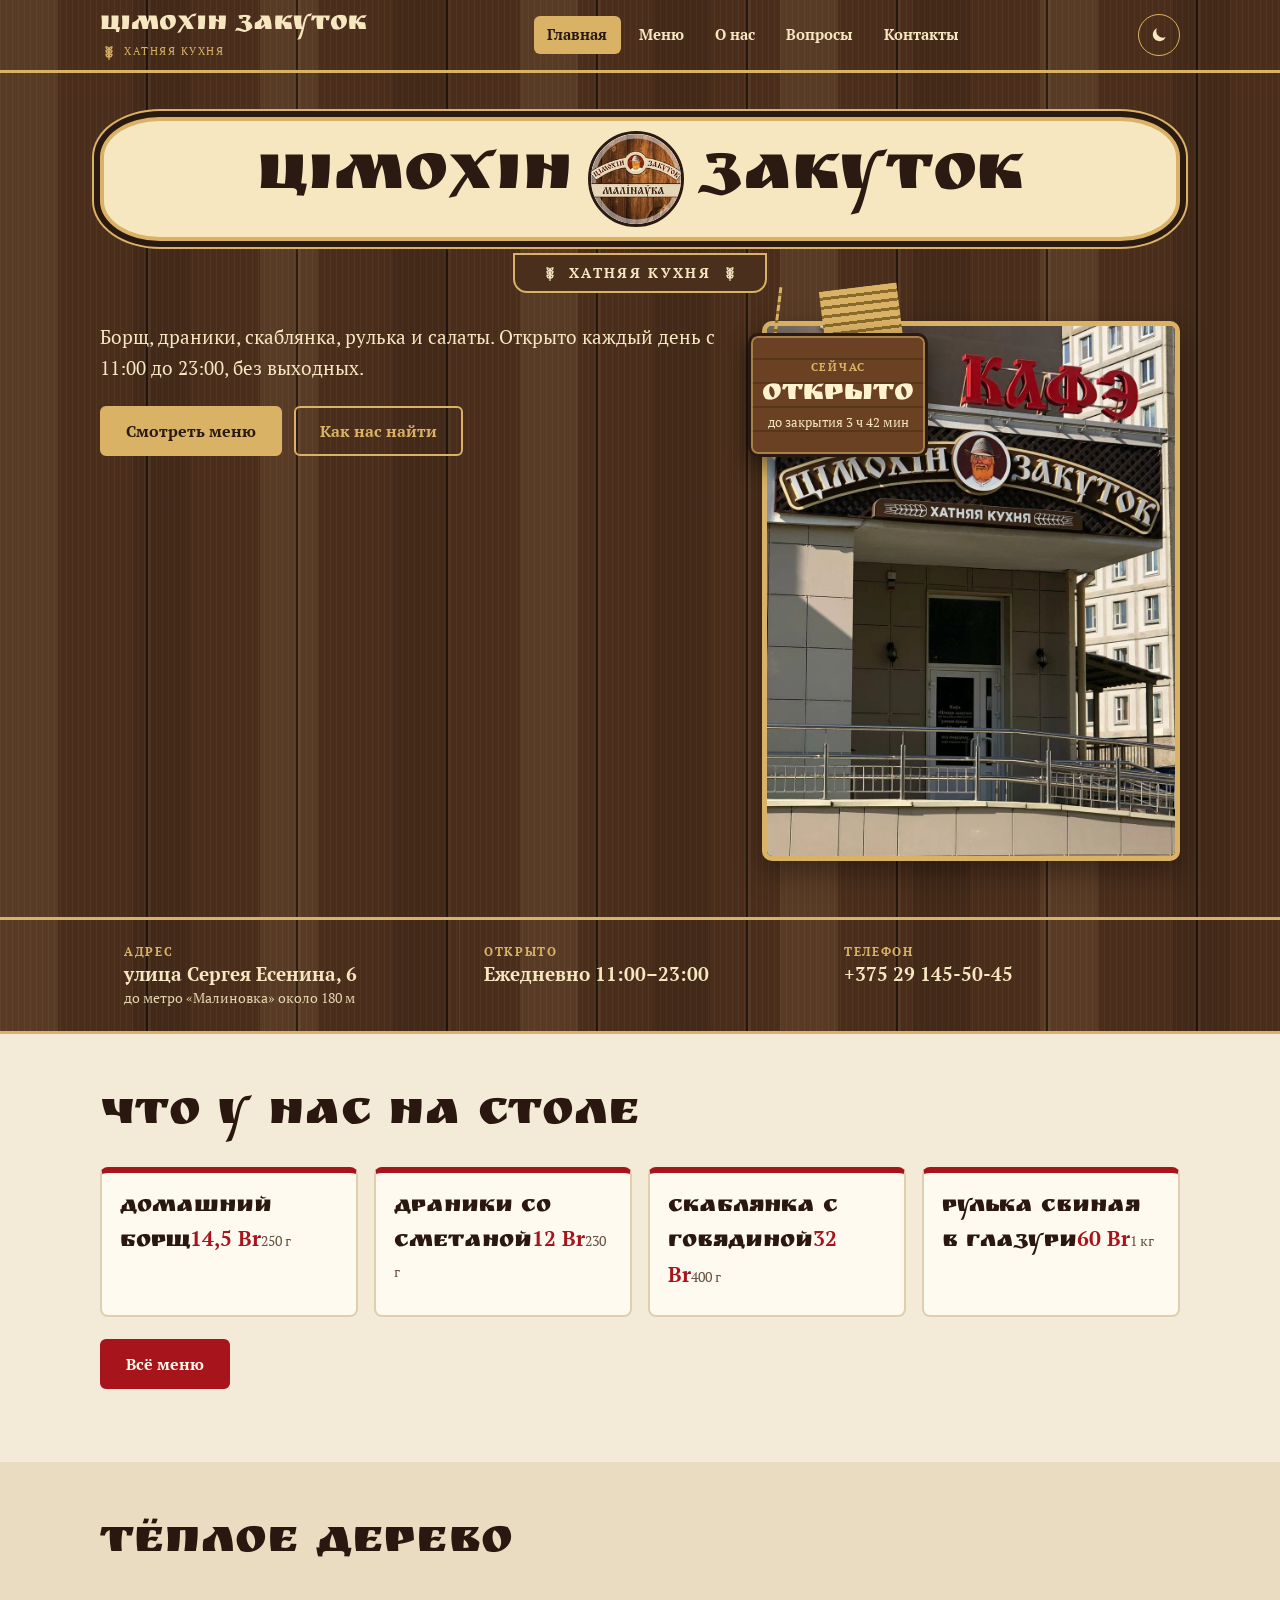
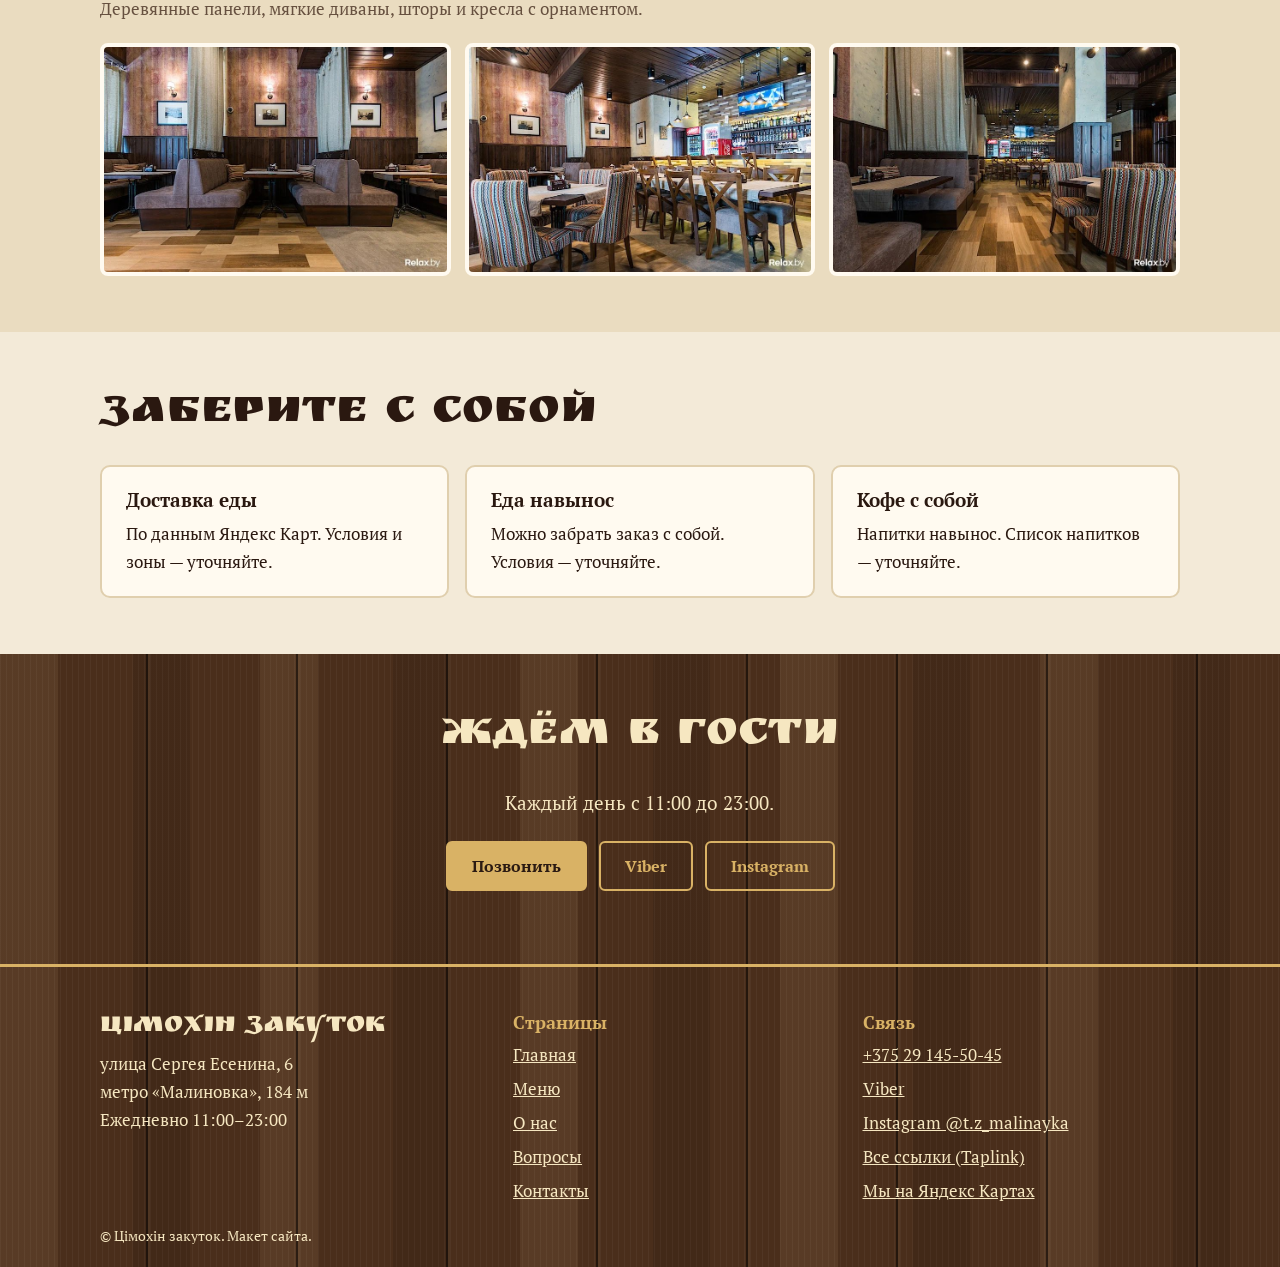
<file: index.html>
<!DOCTYPE html><html lang="ru"><head><meta charset="utf-8"><meta name="viewport" content="width=device-width,initial-scale=1">
<title>Хатняя кухня у метро Малиновка — Цімохін закуток</title><meta name="description" content="Цімохін закуток — кафе с хатняй кухней на улице Сергея Есенина, 6 в Минске: борщ, драники, скаблянка, рулька. Ежедневно 11:00–23:00.">
<script>(function(){var t;try{t=localStorage.getItem('theme')}catch(e){}if(t!=='dark'&&t!=='light')t=matchMedia('(prefers-color-scheme:dark)').matches?'dark':'light';var r=document.documentElement;r.dataset.theme=t;r.classList.add('js')})()</script>
<link rel="icon" href="favicon.ico" sizes="any"><link rel="icon" type="image/png" sizes="32x32" href="favicon-32.png"><link rel="icon" type="image/png" sizes="192x192" href="favicon-192.png"><link rel="apple-touch-icon" href="apple-touch-icon.png">
<link rel="preconnect" href="https://fonts.googleapis.com"><link rel="preconnect" href="https://fonts.gstatic.com" crossorigin>
<link href="https://fonts.googleapis.com/css2?family=PT+Serif:wght@400;700&family=Ruslan+Display&display=swap" rel="stylesheet">
<link rel="stylesheet" href="style.css"><script src="main.js" defer></script></head><body>
<div id="prog" aria-hidden="true"></div>
<header class="top"><div class="wrap bar"><a class="brand" href="index.html" aria-label="Цімохін закуток — на главную"><span><b>Цімохін закуток</b><small><svg class="wh" viewBox="0 0 24 24" width="18" height="18" aria-hidden="true"><path d="M12 22V9M12 9c-3 0-4-2-4-4 3 0 4 2 4 4zM12 9c3 0 4-2 4-4-3 0-4 2-4 4zM12 14c-3 0-4-2-4-4 3 0 4 2 4 4zM12 14c3 0 4-2 4-4-3 0-4 2-4 4zM12 19c-3 0-4-2-4-4 3 0 4 2 4 4zM12 19c3 0 4-2 4-4-3 0-4 2-4 4z" fill="none" stroke="currentColor" stroke-width="1.6" stroke-linecap="round"/></svg> хатняя кухня</small></span></a>
<nav id="nav" aria-label="Основное меню"><ul><li><a href="index.html" aria-current="page">Главная</a></li><li><a href="menu.html">Меню</a></li><li><a href="about.html">О нас</a></li><li><a href="faq.html">Вопросы</a></li><li><a href="contacts.html">Контакты</a></li></ul></nav>
<div class="tools"><button class="ib" id="theme" type="button" aria-label="Переключить тему" aria-pressed="false"><svg viewBox="0 0 24 24" width="20" height="20" aria-hidden="true"><path d="M20 14.5A8 8 0 0 1 9.5 4a8 8 0 1 0 10.5 10.5z" fill="currentColor"/></svg></button>
<button class="ib burger" id="burger" type="button" aria-label="Открыть меню" aria-expanded="false" aria-controls="nav"><svg viewBox="0 0 24 24" width="22" height="22" aria-hidden="true"><path d="M3 6h18M3 12h18M3 18h18" stroke="currentColor" stroke-width="2" stroke-linecap="round"/></svg></button></div></div></header><main id="main">

<section class="hero"><div class="wrap"><div class="sign reveal"><div class="rib"><h1>Цімохін<img class="med" src="images/logo.png" width="96" height="96" alt="Логотип: бочка с надписью «Цімохін закуток Малінаўка»">закуток</h1></div><div class="tab"><svg class="wh" viewBox="0 0 24 24" width="18" height="18" aria-hidden="true"><path d="M12 22V9M12 9c-3 0-4-2-4-4 3 0 4 2 4 4zM12 9c3 0 4-2 4-4-3 0-4 2-4 4zM12 14c-3 0-4-2-4-4 3 0 4 2 4 4zM12 14c3 0 4-2 4-4-3 0-4 2-4 4zM12 19c-3 0-4-2-4-4 3 0 4 2 4 4zM12 19c3 0 4-2 4-4-3 0-4 2-4 4z" fill="none" stroke="currentColor" stroke-width="1.6" stroke-linecap="round"/></svg> хатняя кухня <svg class="wh" viewBox="0 0 24 24" width="18" height="18" aria-hidden="true"><path d="M12 22V9M12 9c-3 0-4-2-4-4 3 0 4 2 4 4zM12 9c3 0 4-2 4-4-3 0-4 2-4 4zM12 14c-3 0-4-2-4-4 3 0 4 2 4 4zM12 14c3 0 4-2 4-4-3 0-4 2-4 4zM12 19c-3 0-4-2-4-4 3 0 4 2 4 4zM12 19c3 0 4-2 4-4-3 0-4 2-4 4z" fill="none" stroke="currentColor" stroke-width="1.6" stroke-linecap="round"/></svg></div></div>
<div class="hgrid"><div class="reveal"><p class="lead">Борщ, драники, скаблянка, рулька и салаты. Открыто каждый день с 11:00 до 23:00, без выходных.</p><p class="btns"><a class="btn" href="menu.html">Смотреть меню</a><a class="btn ghost" href="contacts.html">Как нас найти</a></p></div>
<div class="fwrap reveal"><div class="board swing" id="board"><span class="chain l"></span><span class="chain r"></span><button class="flip" id="flip" type="button" aria-pressed="false" aria-label="Табличка с режимом работы. Нажмите, чтобы перевернуть"><span class="in"><span class="face front"><small>Сейчас</small><b id="bst">Открыто</b><span id="bt">до закрытия</span></span><span class="face back"><small>Ищите нас</small><b>Есенина, 6</b><span>метро «Малиновка», 184 м</span></span></span></button></div><img class="fimg" src="images/facade.jpg" width="960" height="1280" alt="Вход в кафе: вывеска «Цімохін закуток. Хатняя кухня» на деревянной решётке и красные буквы «КАФЭ» наверху"></div></div></div></section>
<section class="info"><div class="wrap igrid"><div><span>Адрес</span><b>улица Сергея Есенина, 6</b><small>до метро «Малиновка» около 180 м</small></div><div><span>Открыто</span><b>Ежедневно 11:00–23:00</b></div><div><span>Телефон</span><a href="tel:+375291455045">+375 29 145-50-45</a></div></div></section>
<section><div class="wrap"><h2 class="reveal">Что у нас на столе</h2><div class="fcs"><a class="fc reveal" href="menu.html"><span class="ft">Домашний борщ</span><b>14,5 Br</b><small>250 г</small></a><a class="fc reveal" href="menu.html"><span class="ft">Драники со сметаной</span><b>12 Br</b><small>230 г</small></a><a class="fc reveal" href="menu.html"><span class="ft">Скаблянка с говядиной</span><b>32 Br</b><small>400 г</small></a><a class="fc reveal" href="menu.html"><span class="ft">Рулька свиная в глазури</span><b>60 Br</b><small>1 кг</small></a></div><p class="btns"><a class="btn" href="menu.html">Всё меню</a></p></div></section>
<section class="alt"><div class="wrap"><h2 class="reveal">Тёплое дерево</h2><p class="muted reveal">Деревянные панели, мягкие диваны, шторы и кресла с орнаментом.</p><div class="gal"><img class="reveal" src="images/hall1.jpg" width="800" height="533" loading="lazy" alt="Зал: коричневые диваны за деревянными панелями и шторы"><img class="reveal" src="images/hall2.jpg" width="800" height="533" loading="lazy" alt="Зал с полосатыми креслами, столами и барной стойкой с лампами"><img class="reveal" src="images/hall3.jpg" width="800" height="533" loading="lazy" alt="Проход между диванами и креслами в сторону бара"></div></div></section>
<section><div class="wrap"><h2 class="reveal">Заберите с собой</h2><div class="cards3"><article class="card reveal"><h3>Доставка еды</h3><p>По данным Яндекс Карт. Условия и зоны — уточняйте.</p></article><article class="card reveal"><h3>Еда навынос</h3><p>Можно забрать заказ с собой. Условия — уточняйте.</p></article><article class="card reveal"><h3>Кофе с собой</h3><p>Напитки навынос. Список напитков — уточняйте.</p></article></div></div></section>
<section class="cta"><div class="wrap reveal"><h2>Ждём в гости</h2><p class="lead">Каждый день с 11:00 до 23:00.</p><p class="btns"><a class="btn" href="tel:+375291455045">Позвонить</a><a class="btn ghost" href="https://viber.click/375291455045" target="_blank" rel="noopener">Viber</a><a class="btn ghost" href="https://www.instagram.com/t.z_malinayka" target="_blank" rel="noopener">Instagram</a></p></div></section></main><footer><div class="wrap fgrid"><div><p class="fb">Цімохін закуток</p><p>улица Сергея Есенина, 6<br>метро «Малиновка», 184 м<br>Ежедневно 11:00–23:00</p></div>
<div><h3>Страницы</h3><ul class="plain"><li><a href="index.html" aria-current="page">Главная</a></li><li><a href="menu.html">Меню</a></li><li><a href="about.html">О нас</a></li><li><a href="faq.html">Вопросы</a></li><li><a href="contacts.html">Контакты</a></li></ul></div>
<div><h3>Связь</h3><ul class="plain"><li><a href="tel:+375291455045">+375 29 145-50-45</a></li><li><a href="https://viber.click/375291455045" target="_blank" rel="noopener">Viber</a></li><li><a href="https://www.instagram.com/t.z_malinayka" target="_blank" rel="noopener">Instagram @t.z_malinayka</a></li><li><a href="https://taplink.cc/timohin_zakutok_malinovka" target="_blank" rel="noopener">Все ссылки (Taplink)</a></li><li><a href="https://yandex.by/maps/157/minsk/?ll=27.472708%2C53.850915&mode=poi&poi%5Bpoint%5D=27.472078%2C53.849880&poi%5Buri%5D=ymapsbm1%3A%2F%2Forg%3Foid%3D1720013085&z=17.44" target="_blank" rel="noopener">Мы на Яндекс Картах</a></li></ul></div></div><p class="wrap small">© Цімохін закуток. Макет сайта.</p></footer>
<div class="dock"><a class="btn" href="tel:+375291455045" aria-label="Позвонить в Цімохін закуток">Позвонить</a><a class="btn ghost" href="https://viber.click/375291455045" target="_blank" rel="noopener" aria-label="Написать в Viber">Viber</a></div></body></html>
</file>
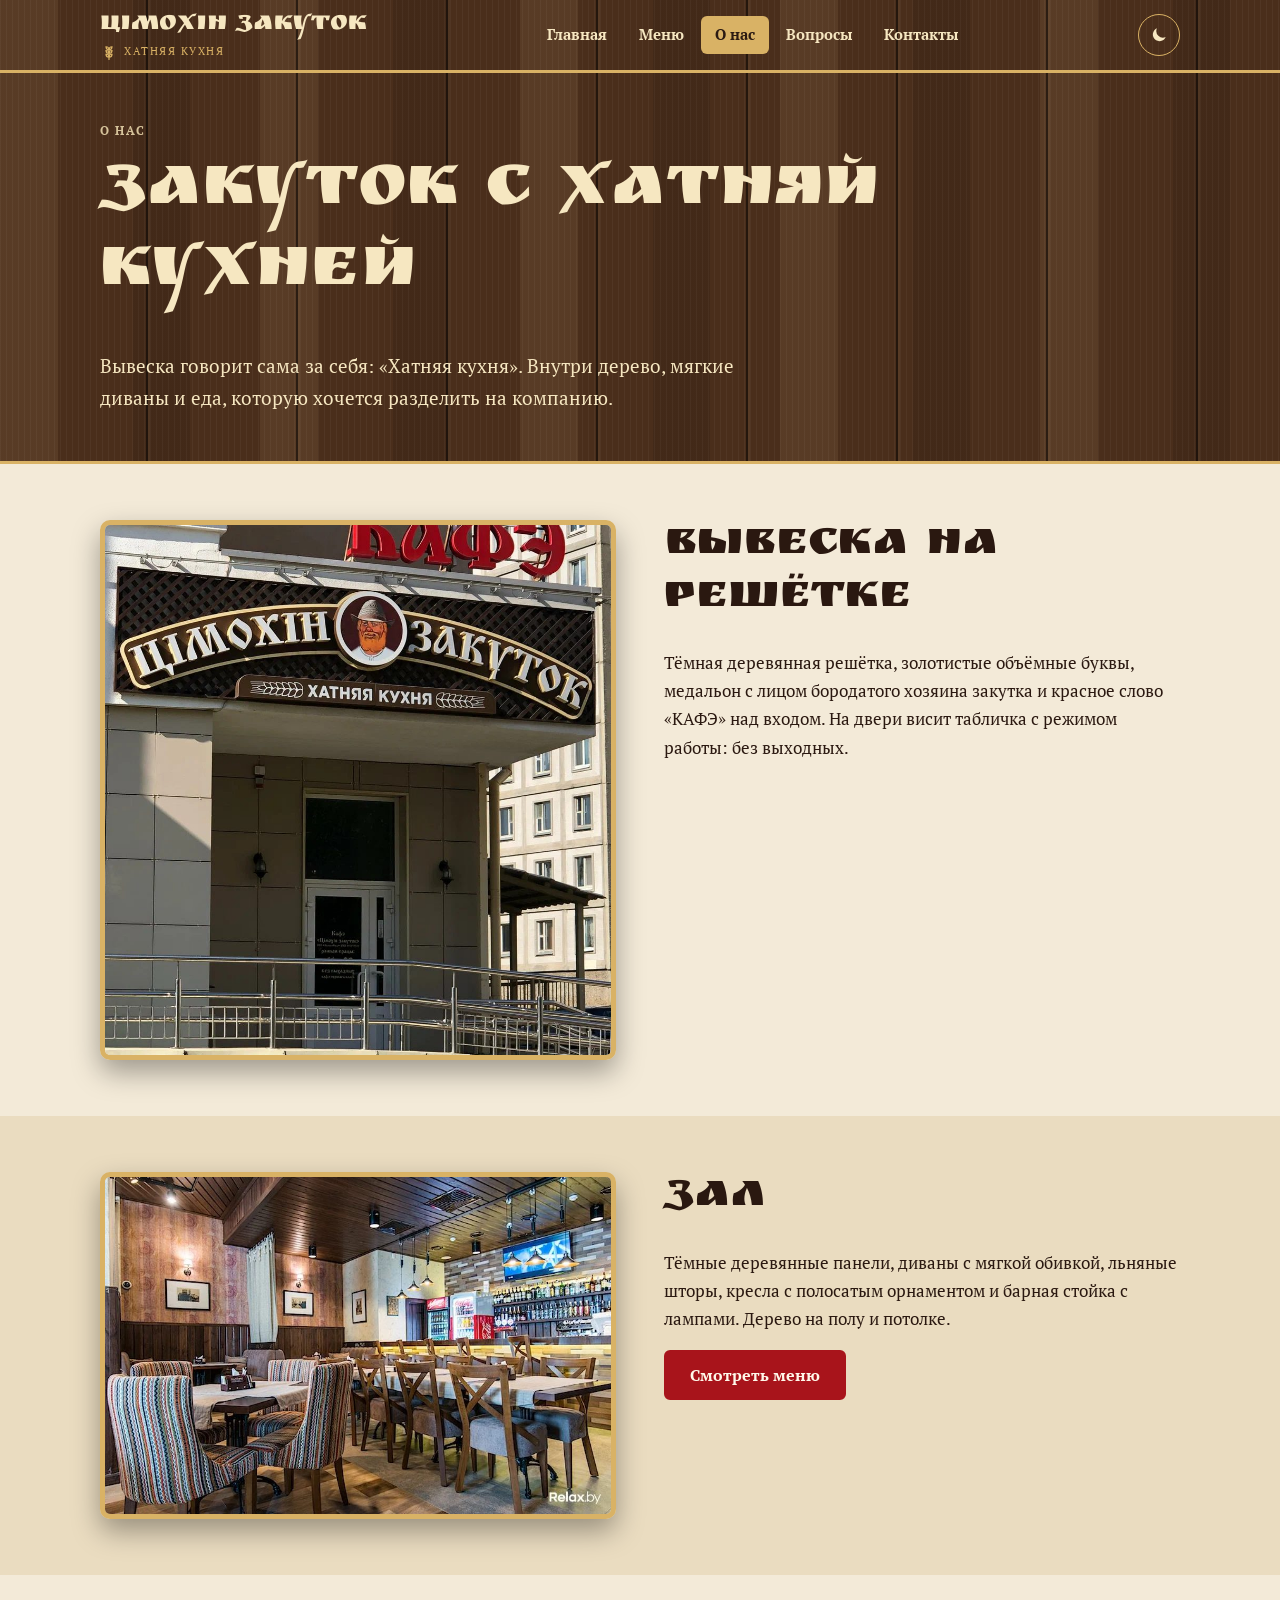
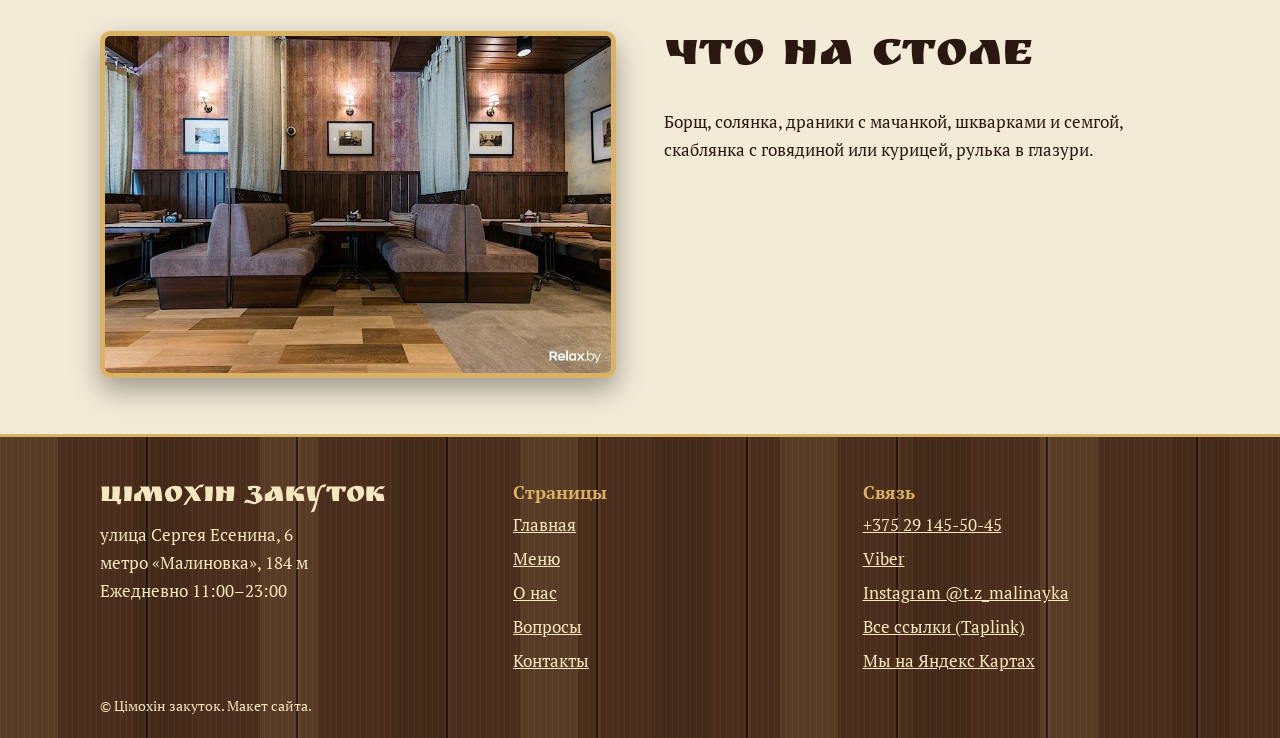
<file: about.html>
<!DOCTYPE html><html lang="ru"><head><meta charset="utf-8"><meta name="viewport" content="width=device-width,initial-scale=1">
<title>О нас — Цімохін закуток</title><meta name="description" content="О кафе Цімохін закуток: хатняя кухня, деревянный зал и вывеска на решётке.">
<script>(function(){var t;try{t=localStorage.getItem('theme')}catch(e){}if(t!=='dark'&&t!=='light')t=matchMedia('(prefers-color-scheme:dark)').matches?'dark':'light';var r=document.documentElement;r.dataset.theme=t;r.classList.add('js')})()</script>
<link rel="icon" href="favicon.ico" sizes="any"><link rel="icon" type="image/png" sizes="32x32" href="favicon-32.png"><link rel="icon" type="image/png" sizes="192x192" href="favicon-192.png"><link rel="apple-touch-icon" href="apple-touch-icon.png">
<link rel="preconnect" href="https://fonts.googleapis.com"><link rel="preconnect" href="https://fonts.gstatic.com" crossorigin>
<link href="https://fonts.googleapis.com/css2?family=PT+Serif:wght@400;700&family=Ruslan+Display&display=swap" rel="stylesheet">
<link rel="stylesheet" href="style.css"><script src="main.js" defer></script></head><body>
<div id="prog" aria-hidden="true"></div>
<header class="top"><div class="wrap bar"><a class="brand" href="index.html" aria-label="Цімохін закуток — на главную"><span><b>Цімохін закуток</b><small><svg class="wh" viewBox="0 0 24 24" width="18" height="18" aria-hidden="true"><path d="M12 22V9M12 9c-3 0-4-2-4-4 3 0 4 2 4 4zM12 9c3 0 4-2 4-4-3 0-4 2-4 4zM12 14c-3 0-4-2-4-4 3 0 4 2 4 4zM12 14c3 0 4-2 4-4-3 0-4 2-4 4zM12 19c-3 0-4-2-4-4 3 0 4 2 4 4zM12 19c3 0 4-2 4-4-3 0-4 2-4 4z" fill="none" stroke="currentColor" stroke-width="1.6" stroke-linecap="round"/></svg> хатняя кухня</small></span></a>
<nav id="nav" aria-label="Основное меню"><ul><li><a href="index.html">Главная</a></li><li><a href="menu.html">Меню</a></li><li><a href="about.html" aria-current="page">О нас</a></li><li><a href="faq.html">Вопросы</a></li><li><a href="contacts.html">Контакты</a></li></ul></nav>
<div class="tools"><button class="ib" id="theme" type="button" aria-label="Переключить тему" aria-pressed="false"><svg viewBox="0 0 24 24" width="20" height="20" aria-hidden="true"><path d="M20 14.5A8 8 0 0 1 9.5 4a8 8 0 1 0 10.5 10.5z" fill="currentColor"/></svg></button>
<button class="ib burger" id="burger" type="button" aria-label="Открыть меню" aria-expanded="false" aria-controls="nav"><svg viewBox="0 0 24 24" width="22" height="22" aria-hidden="true"><path d="M3 6h18M3 12h18M3 18h18" stroke="currentColor" stroke-width="2" stroke-linecap="round"/></svg></button></div></div></header><main id="main">

<section class="pgh"><div class="wrap"><p class="eyebrow">О нас</p><h1>Закуток с хатняй кухней</h1><p class="lead">Вывеска говорит сама за себя: «Хатняя кухня». Внутри дерево, мягкие диваны и еда, которую хочется разделить на компанию.</p></div></section>
<section><div class="wrap split"><img class="reveal fimg" src="images/facade.jpg" width="960" height="1280" loading="lazy" alt="Фасад кафе с вывеской на деревянной решётке и красными буквами «КАФЭ»"><div class="reveal"><h2>Вывеска на решётке</h2><p>Тёмная деревянная решётка, золотистые объёмные буквы, медальон с лицом бородатого хозяина закутка и красное слово «КАФЭ» над входом. На двери висит табличка с режимом работы: без выходных.</p></div></div></section>
<section class="alt"><div class="wrap split rev"><div class="reveal"><h2>Зал</h2><p>Тёмные деревянные панели, диваны с мягкой обивкой, льняные шторы, кресла с полосатым орнаментом и барная стойка с лампами. Дерево на полу и потолке.</p><p><a class="btn" href="menu.html">Смотреть меню</a></p></div><img class="reveal fimg" src="images/hall2.jpg" width="800" height="533" loading="lazy" alt="Зал с полосатыми креслами и барной стойкой"></div></section>
<section><div class="wrap split"><img class="reveal fimg" src="images/hall1.jpg" width="800" height="533" loading="lazy" alt="Диваны и столики вдоль деревянной стены"><div class="reveal"><h2>Что на столе</h2><p>Борщ, солянка, драники с мачанкой, шкварками и семгой, скаблянка с говядиной или курицей, рулька в глазури.</p></div></div></section></main><footer><div class="wrap fgrid"><div><p class="fb">Цімохін закуток</p><p>улица Сергея Есенина, 6<br>метро «Малиновка», 184 м<br>Ежедневно 11:00–23:00</p></div>
<div><h3>Страницы</h3><ul class="plain"><li><a href="index.html">Главная</a></li><li><a href="menu.html">Меню</a></li><li><a href="about.html" aria-current="page">О нас</a></li><li><a href="faq.html">Вопросы</a></li><li><a href="contacts.html">Контакты</a></li></ul></div>
<div><h3>Связь</h3><ul class="plain"><li><a href="tel:+375291455045">+375 29 145-50-45</a></li><li><a href="https://viber.click/375291455045" target="_blank" rel="noopener">Viber</a></li><li><a href="https://www.instagram.com/t.z_malinayka" target="_blank" rel="noopener">Instagram @t.z_malinayka</a></li><li><a href="https://taplink.cc/timohin_zakutok_malinovka" target="_blank" rel="noopener">Все ссылки (Taplink)</a></li><li><a href="https://yandex.by/maps/157/minsk/?ll=27.472708%2C53.850915&mode=poi&poi%5Bpoint%5D=27.472078%2C53.849880&poi%5Buri%5D=ymapsbm1%3A%2F%2Forg%3Foid%3D1720013085&z=17.44" target="_blank" rel="noopener">Мы на Яндекс Картах</a></li></ul></div></div><p class="wrap small">© Цімохін закуток. Макет сайта.</p></footer>
<div class="dock"><a class="btn" href="tel:+375291455045" aria-label="Позвонить в Цімохін закуток">Позвонить</a><a class="btn ghost" href="https://viber.click/375291455045" target="_blank" rel="noopener" aria-label="Написать в Viber">Viber</a></div></body></html>
</file>
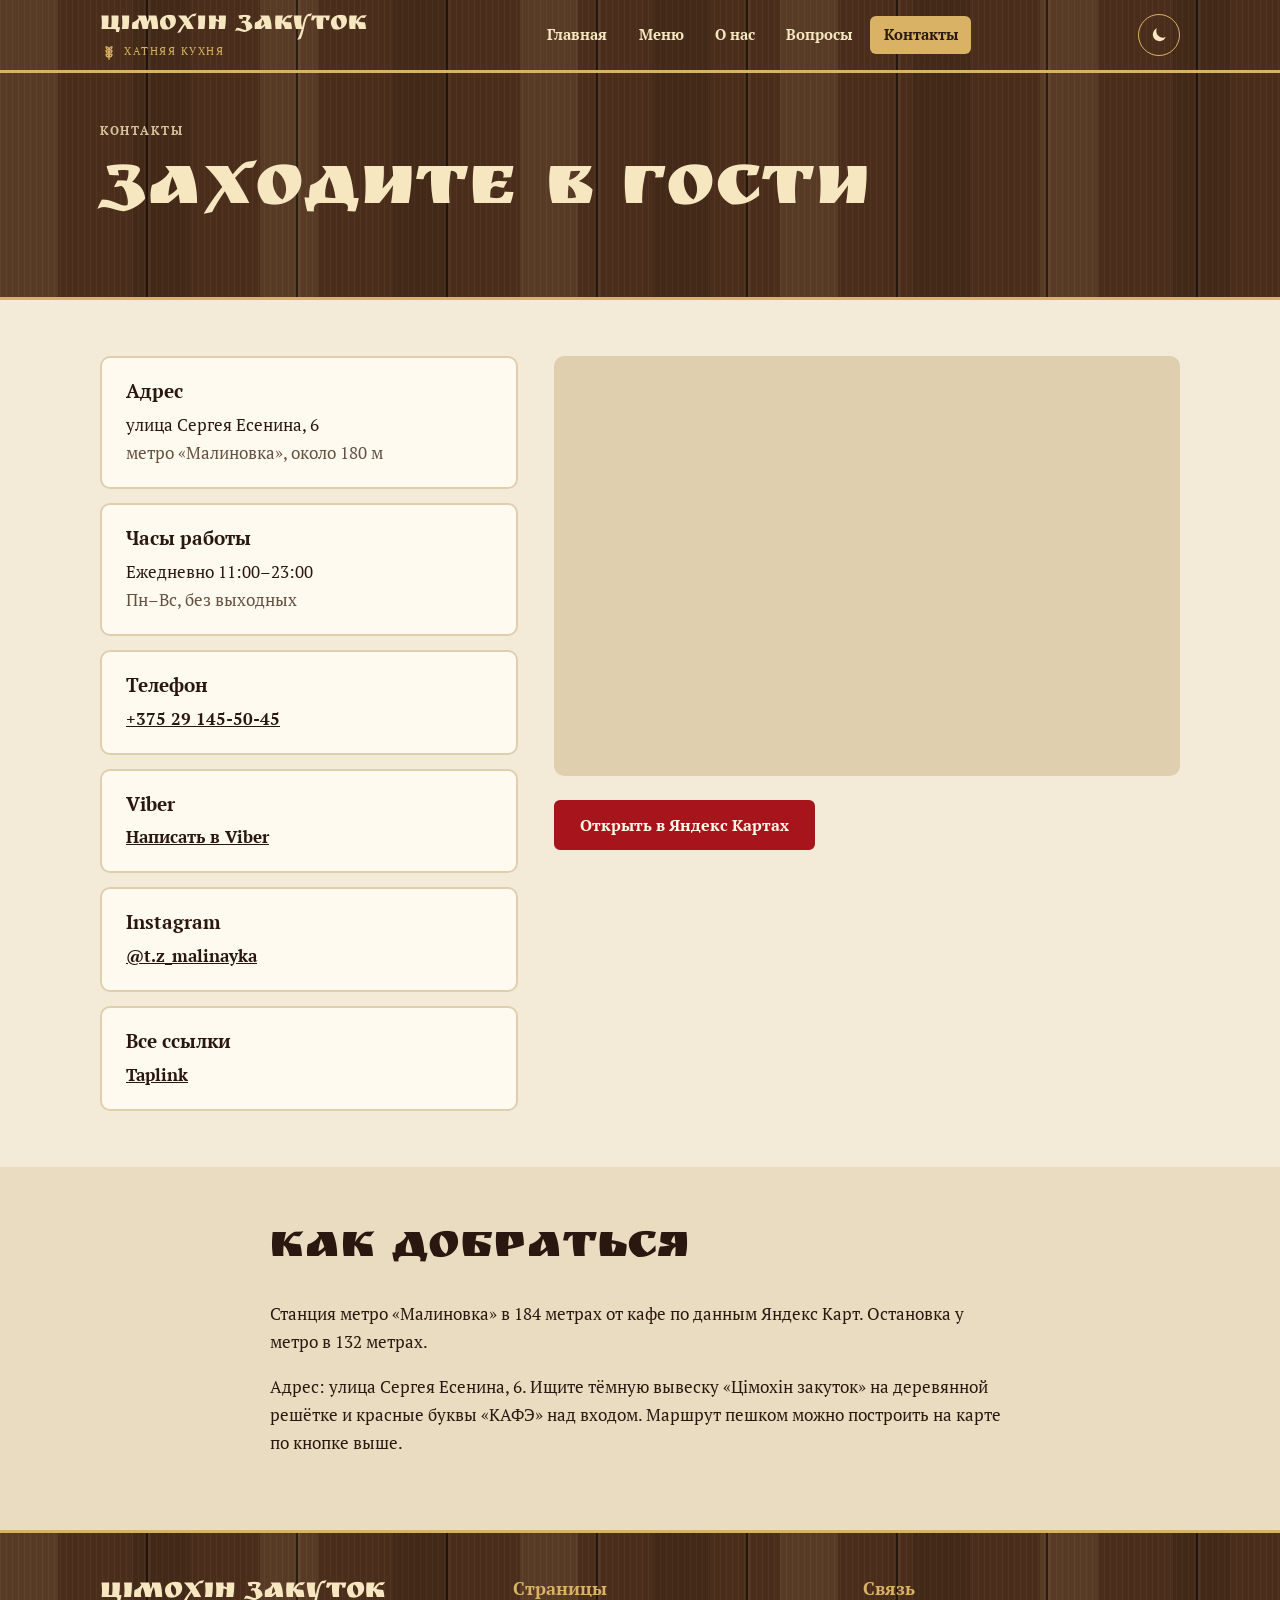
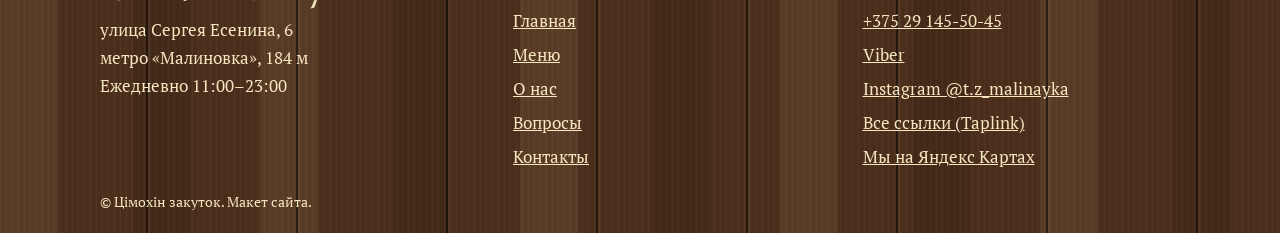
<file: contacts.html>
<!DOCTYPE html><html lang="ru"><head><meta charset="utf-8"><meta name="viewport" content="width=device-width,initial-scale=1">
<title>Контакты — Цімохін закуток</title><meta name="description" content="Контакты кафе Цімохін закуток: адрес, телефон, Viber, Instagram, карта и дорога от метро Малиновка.">
<script>(function(){var t;try{t=localStorage.getItem('theme')}catch(e){}if(t!=='dark'&&t!=='light')t=matchMedia('(prefers-color-scheme:dark)').matches?'dark':'light';var r=document.documentElement;r.dataset.theme=t;r.classList.add('js')})()</script>
<link rel="icon" href="favicon.ico" sizes="any"><link rel="icon" type="image/png" sizes="32x32" href="favicon-32.png"><link rel="icon" type="image/png" sizes="192x192" href="favicon-192.png"><link rel="apple-touch-icon" href="apple-touch-icon.png">
<link rel="preconnect" href="https://fonts.googleapis.com"><link rel="preconnect" href="https://fonts.gstatic.com" crossorigin>
<link href="https://fonts.googleapis.com/css2?family=PT+Serif:wght@400;700&family=Ruslan+Display&display=swap" rel="stylesheet">
<link rel="stylesheet" href="style.css"><script src="main.js" defer></script></head><body>
<div id="prog" aria-hidden="true"></div>
<header class="top"><div class="wrap bar"><a class="brand" href="index.html" aria-label="Цімохін закуток — на главную"><span><b>Цімохін закуток</b><small><svg class="wh" viewBox="0 0 24 24" width="18" height="18" aria-hidden="true"><path d="M12 22V9M12 9c-3 0-4-2-4-4 3 0 4 2 4 4zM12 9c3 0 4-2 4-4-3 0-4 2-4 4zM12 14c-3 0-4-2-4-4 3 0 4 2 4 4zM12 14c3 0 4-2 4-4-3 0-4 2-4 4zM12 19c-3 0-4-2-4-4 3 0 4 2 4 4zM12 19c3 0 4-2 4-4-3 0-4 2-4 4z" fill="none" stroke="currentColor" stroke-width="1.6" stroke-linecap="round"/></svg> хатняя кухня</small></span></a>
<nav id="nav" aria-label="Основное меню"><ul><li><a href="index.html">Главная</a></li><li><a href="menu.html">Меню</a></li><li><a href="about.html">О нас</a></li><li><a href="faq.html">Вопросы</a></li><li><a href="contacts.html" aria-current="page">Контакты</a></li></ul></nav>
<div class="tools"><button class="ib" id="theme" type="button" aria-label="Переключить тему" aria-pressed="false"><svg viewBox="0 0 24 24" width="20" height="20" aria-hidden="true"><path d="M20 14.5A8 8 0 0 1 9.5 4a8 8 0 1 0 10.5 10.5z" fill="currentColor"/></svg></button>
<button class="ib burger" id="burger" type="button" aria-label="Открыть меню" aria-expanded="false" aria-controls="nav"><svg viewBox="0 0 24 24" width="22" height="22" aria-hidden="true"><path d="M3 6h18M3 12h18M3 18h18" stroke="currentColor" stroke-width="2" stroke-linecap="round"/></svg></button></div></div></header><main id="main">

<section class="pgh"><div class="wrap"><p class="eyebrow">Контакты</p><h1>Заходите в гости</h1></div></section>
<section><div class="wrap cgrid"><div class="cards">
<article class="card"><h3>Адрес</h3><p>улица Сергея Есенина, 6<br><span class="muted">метро «Малиновка», около 180 м</span></p></article>
<article class="card"><h3>Часы работы</h3><p>Ежедневно 11:00–23:00<br><span class="muted">Пн–Вс, без выходных</span></p></article>
<article class="card"><h3>Телефон</h3><p><a href="tel:+375291455045">+375 29 145-50-45</a></p></article>
<article class="card"><h3>Viber</h3><p><a href="https://viber.click/375291455045" target="_blank" rel="noopener">Написать в Viber</a></p></article>
<article class="card"><h3>Instagram</h3><p><a href="https://www.instagram.com/t.z_malinayka" target="_blank" rel="noopener">@t.z_malinayka</a></p></article>
<article class="card"><h3>Все ссылки</h3><p><a href="https://taplink.cc/timohin_zakutok_malinovka" target="_blank" rel="noopener">Taplink</a></p></article></div>
<div><iframe class="map" title="Карта: кафе Цімохін закуток на Яндекс Картах" src="https://yandex.ru/map-widget/v1/?z=16&text=%D0%9C%D0%B8%D0%BD%D1%81%D0%BA%2C%20%D1%83%D0%BB%D0%B8%D1%86%D0%B0%20%D0%A1%D0%B5%D1%80%D0%B3%D0%B5%D1%8F%20%D0%95%D1%81%D0%B5%D0%BD%D0%B8%D0%BD%D0%B0%2C%206" loading="lazy" allowfullscreen></iframe><p><a class="btn" href="https://yandex.by/maps/157/minsk/?ll=27.472708%2C53.850915&mode=poi&poi%5Bpoint%5D=27.472078%2C53.849880&poi%5Buri%5D=ymapsbm1%3A%2F%2Forg%3Foid%3D1720013085&z=17.44" target="_blank" rel="noopener">Открыть в Яндекс Картах</a></p></div></div></section>
<section class="alt" id="how"><div class="wrap narrow"><h2>Как добраться</h2><p>Станция метро «Малиновка» в 184 метрах от кафе по данным Яндекс Карт. Остановка у метро в 132 метрах.</p><p>Адрес: улица Сергея Есенина, 6. Ищите тёмную вывеску «Цімохін закуток» на деревянной решётке и красные буквы «КАФЭ» над входом. Маршрут пешком можно построить на карте по кнопке выше.</p></div></section></main><footer><div class="wrap fgrid"><div><p class="fb">Цімохін закуток</p><p>улица Сергея Есенина, 6<br>метро «Малиновка», 184 м<br>Ежедневно 11:00–23:00</p></div>
<div><h3>Страницы</h3><ul class="plain"><li><a href="index.html">Главная</a></li><li><a href="menu.html">Меню</a></li><li><a href="about.html">О нас</a></li><li><a href="faq.html">Вопросы</a></li><li><a href="contacts.html" aria-current="page">Контакты</a></li></ul></div>
<div><h3>Связь</h3><ul class="plain"><li><a href="tel:+375291455045">+375 29 145-50-45</a></li><li><a href="https://viber.click/375291455045" target="_blank" rel="noopener">Viber</a></li><li><a href="https://www.instagram.com/t.z_malinayka" target="_blank" rel="noopener">Instagram @t.z_malinayka</a></li><li><a href="https://taplink.cc/timohin_zakutok_malinovka" target="_blank" rel="noopener">Все ссылки (Taplink)</a></li><li><a href="https://yandex.by/maps/157/minsk/?ll=27.472708%2C53.850915&mode=poi&poi%5Bpoint%5D=27.472078%2C53.849880&poi%5Buri%5D=ymapsbm1%3A%2F%2Forg%3Foid%3D1720013085&z=17.44" target="_blank" rel="noopener">Мы на Яндекс Картах</a></li></ul></div></div><p class="wrap small">© Цімохін закуток. Макет сайта.</p></footer>
<div class="dock"><a class="btn" href="tel:+375291455045" aria-label="Позвонить в Цімохін закуток">Позвонить</a><a class="btn ghost" href="https://viber.click/375291455045" target="_blank" rel="noopener" aria-label="Написать в Viber">Viber</a></div></body></html>
</file>
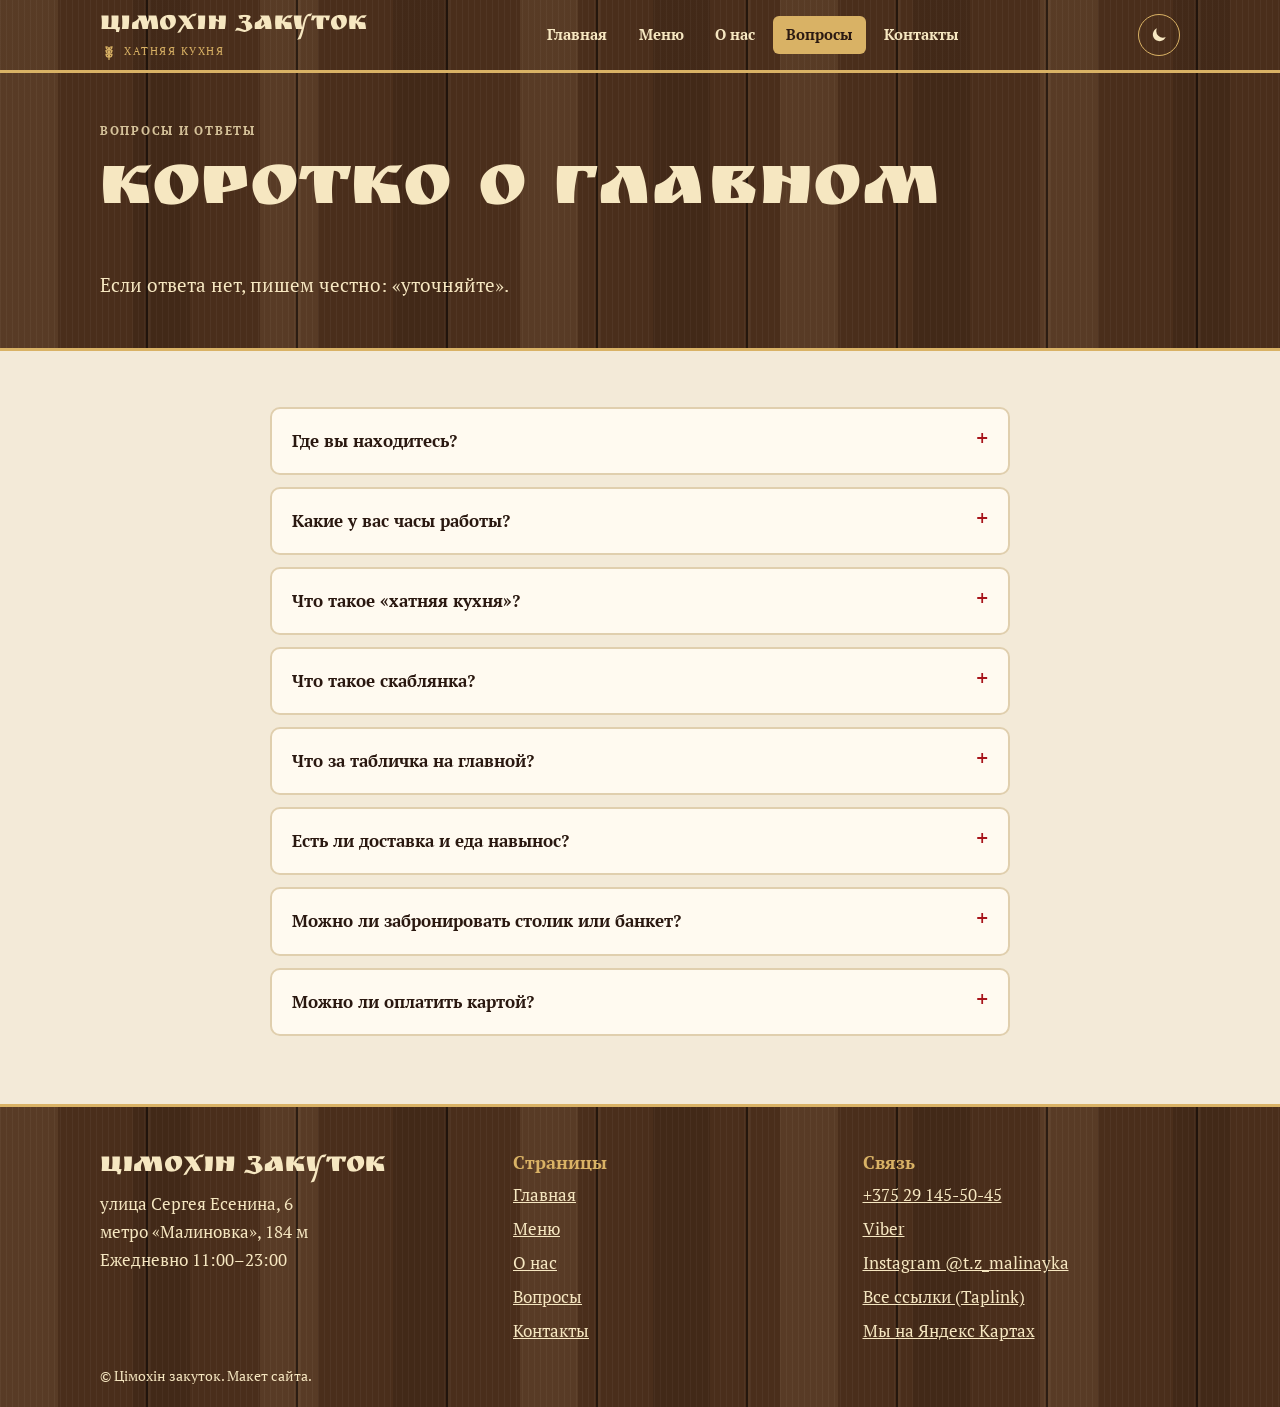
<file: faq.html>
<!DOCTYPE html><html lang="ru"><head><meta charset="utf-8"><meta name="viewport" content="width=device-width,initial-scale=1">
<title>Вопросы и ответы — Цімохін закуток</title><meta name="description" content="Частые вопросы о кафе Цімохін закуток.">
<script>(function(){var t;try{t=localStorage.getItem('theme')}catch(e){}if(t!=='dark'&&t!=='light')t=matchMedia('(prefers-color-scheme:dark)').matches?'dark':'light';var r=document.documentElement;r.dataset.theme=t;r.classList.add('js')})()</script>
<link rel="icon" href="favicon.ico" sizes="any"><link rel="icon" type="image/png" sizes="32x32" href="favicon-32.png"><link rel="icon" type="image/png" sizes="192x192" href="favicon-192.png"><link rel="apple-touch-icon" href="apple-touch-icon.png">
<link rel="preconnect" href="https://fonts.googleapis.com"><link rel="preconnect" href="https://fonts.gstatic.com" crossorigin>
<link href="https://fonts.googleapis.com/css2?family=PT+Serif:wght@400;700&family=Ruslan+Display&display=swap" rel="stylesheet">
<link rel="stylesheet" href="style.css"><script src="main.js" defer></script></head><body>
<div id="prog" aria-hidden="true"></div>
<header class="top"><div class="wrap bar"><a class="brand" href="index.html" aria-label="Цімохін закуток — на главную"><span><b>Цімохін закуток</b><small><svg class="wh" viewBox="0 0 24 24" width="18" height="18" aria-hidden="true"><path d="M12 22V9M12 9c-3 0-4-2-4-4 3 0 4 2 4 4zM12 9c3 0 4-2 4-4-3 0-4 2-4 4zM12 14c-3 0-4-2-4-4 3 0 4 2 4 4zM12 14c3 0 4-2 4-4-3 0-4 2-4 4zM12 19c-3 0-4-2-4-4 3 0 4 2 4 4zM12 19c3 0 4-2 4-4-3 0-4 2-4 4z" fill="none" stroke="currentColor" stroke-width="1.6" stroke-linecap="round"/></svg> хатняя кухня</small></span></a>
<nav id="nav" aria-label="Основное меню"><ul><li><a href="index.html">Главная</a></li><li><a href="menu.html">Меню</a></li><li><a href="about.html">О нас</a></li><li><a href="faq.html" aria-current="page">Вопросы</a></li><li><a href="contacts.html">Контакты</a></li></ul></nav>
<div class="tools"><button class="ib" id="theme" type="button" aria-label="Переключить тему" aria-pressed="false"><svg viewBox="0 0 24 24" width="20" height="20" aria-hidden="true"><path d="M20 14.5A8 8 0 0 1 9.5 4a8 8 0 1 0 10.5 10.5z" fill="currentColor"/></svg></button>
<button class="ib burger" id="burger" type="button" aria-label="Открыть меню" aria-expanded="false" aria-controls="nav"><svg viewBox="0 0 24 24" width="22" height="22" aria-hidden="true"><path d="M3 6h18M3 12h18M3 18h18" stroke="currentColor" stroke-width="2" stroke-linecap="round"/></svg></button></div></div></header><main id="main">

<section class="pgh"><div class="wrap"><p class="eyebrow">Вопросы и ответы</p><h1>Коротко о главном</h1><p class="lead">Если ответа нет, пишем честно: «уточняйте».</p></div></section>
<section><div class="wrap narrow"><details class="reveal"><summary>Где вы находитесь?</summary><p>улица Сергея Есенина, 6. До станции метро «Малиновка» 184 метра по данным Яндекс Карт.</p></details><details class="reveal"><summary>Какие у вас часы работы?</summary><p>Ежедневно с 11:00 до 23:00, без выходных.</p></details><details class="reveal"><summary>Что такое «хатняя кухня»?</summary><p>Так на нашей вывеске называется домашняя кухня: борщ, драники, скаблянка, рулька, солянка.</p></details><details class="reveal"><summary>Что такое скаблянка?</summary><p>Блюдо с картофелем, мясом (говядина, курица или свинина) и луком под сметанным соусом. Варианты есть в меню.</p></details><details class="reveal"><summary>Что за табличка на главной?</summary><p>Она показывает по минскому времени, открыто ли кафе сейчас, и сколько осталось до закрытия или до открытия. Нажмите на неё, чтобы перевернуть и увидеть адрес.</p></details><details class="reveal"><summary>Есть ли доставка и еда навынос?</summary><p>По данным Яндекс Карт есть доставка еды, еда навынос и кофе с собой. Условия и зоны доставки — уточняйте.</p></details><details class="reveal"><summary>Можно ли забронировать столик или банкет?</summary><p>Уточняйте по телефону или в Viber.</p></details><details class="reveal"><summary>Можно ли оплатить картой?</summary><p>Уточняйте.</p></details></div></section></main><footer><div class="wrap fgrid"><div><p class="fb">Цімохін закуток</p><p>улица Сергея Есенина, 6<br>метро «Малиновка», 184 м<br>Ежедневно 11:00–23:00</p></div>
<div><h3>Страницы</h3><ul class="plain"><li><a href="index.html">Главная</a></li><li><a href="menu.html">Меню</a></li><li><a href="about.html">О нас</a></li><li><a href="faq.html" aria-current="page">Вопросы</a></li><li><a href="contacts.html">Контакты</a></li></ul></div>
<div><h3>Связь</h3><ul class="plain"><li><a href="tel:+375291455045">+375 29 145-50-45</a></li><li><a href="https://viber.click/375291455045" target="_blank" rel="noopener">Viber</a></li><li><a href="https://www.instagram.com/t.z_malinayka" target="_blank" rel="noopener">Instagram @t.z_malinayka</a></li><li><a href="https://taplink.cc/timohin_zakutok_malinovka" target="_blank" rel="noopener">Все ссылки (Taplink)</a></li><li><a href="https://yandex.by/maps/157/minsk/?ll=27.472708%2C53.850915&mode=poi&poi%5Bpoint%5D=27.472078%2C53.849880&poi%5Buri%5D=ymapsbm1%3A%2F%2Forg%3Foid%3D1720013085&z=17.44" target="_blank" rel="noopener">Мы на Яндекс Картах</a></li></ul></div></div><p class="wrap small">© Цімохін закуток. Макет сайта.</p></footer>
<div class="dock"><a class="btn" href="tel:+375291455045" aria-label="Позвонить в Цімохін закуток">Позвонить</a><a class="btn ghost" href="https://viber.click/375291455045" target="_blank" rel="noopener" aria-label="Написать в Viber">Viber</a></div></body></html>
</file>
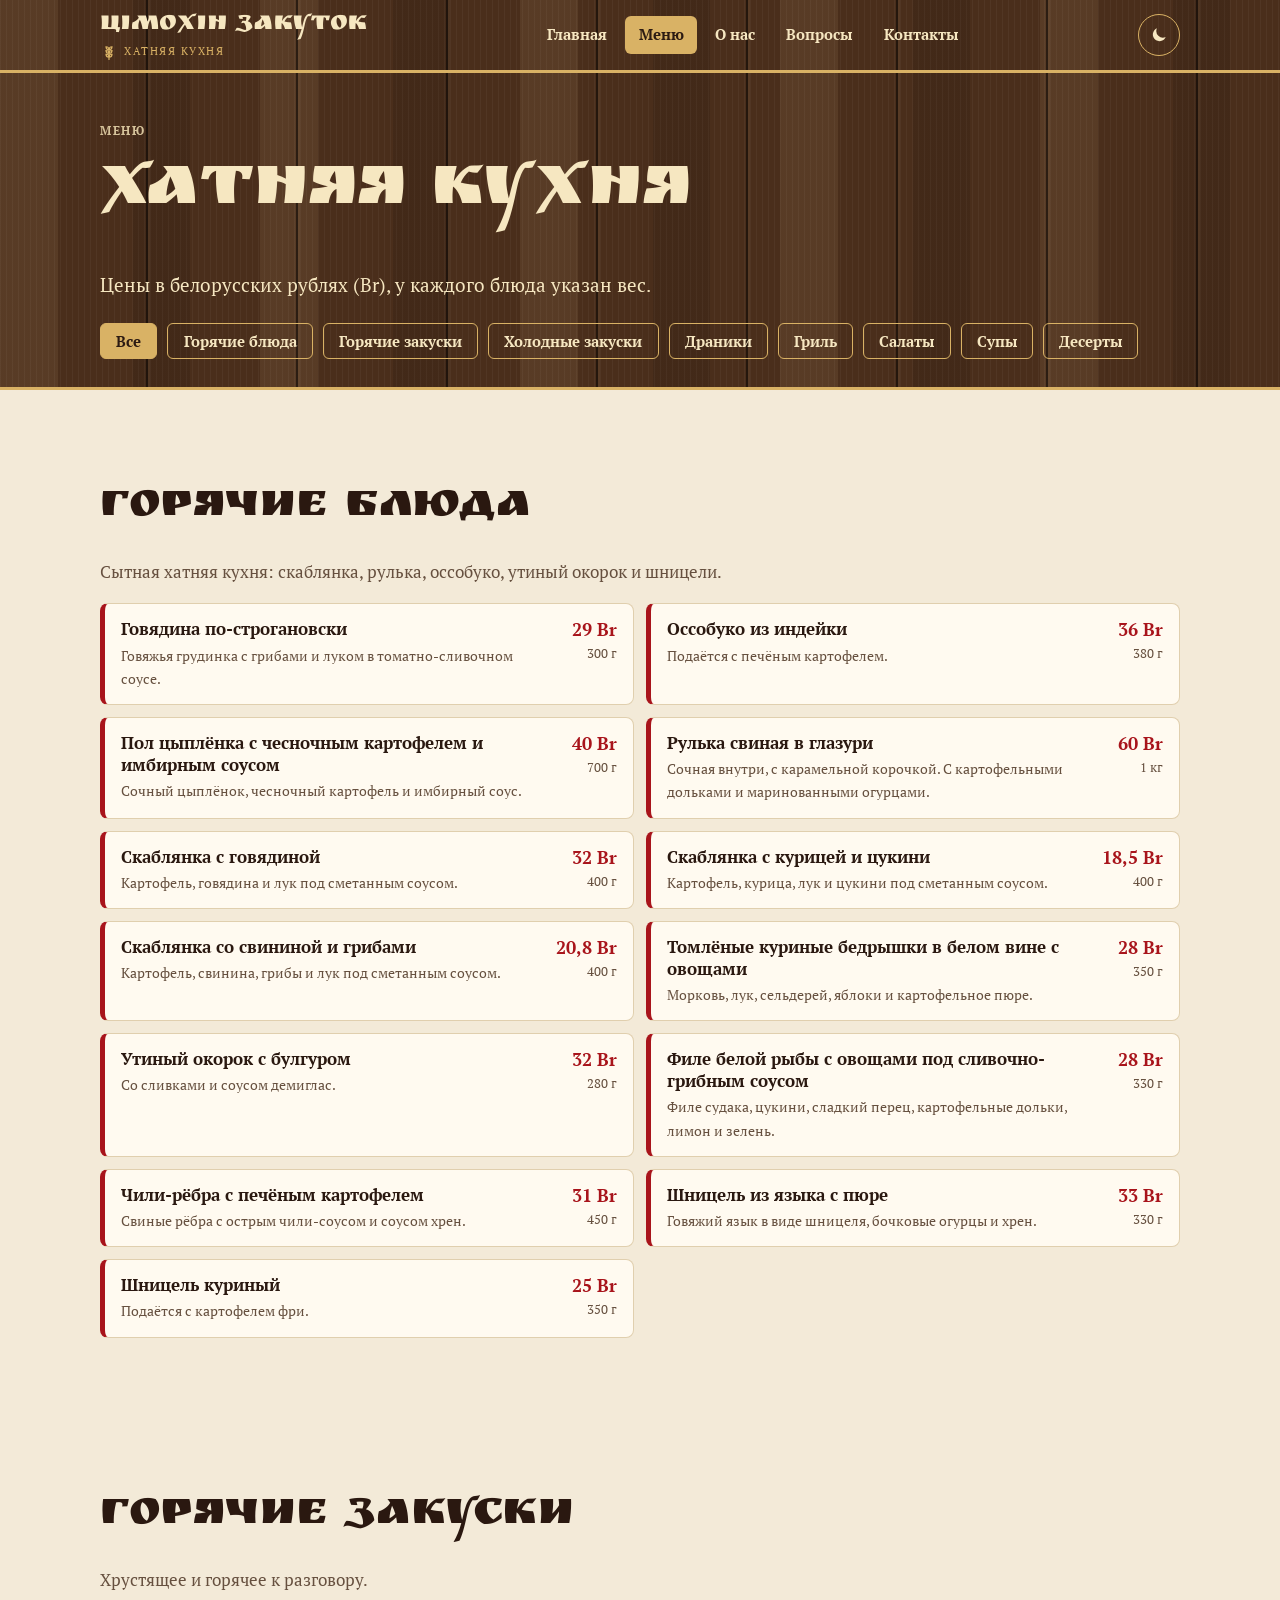
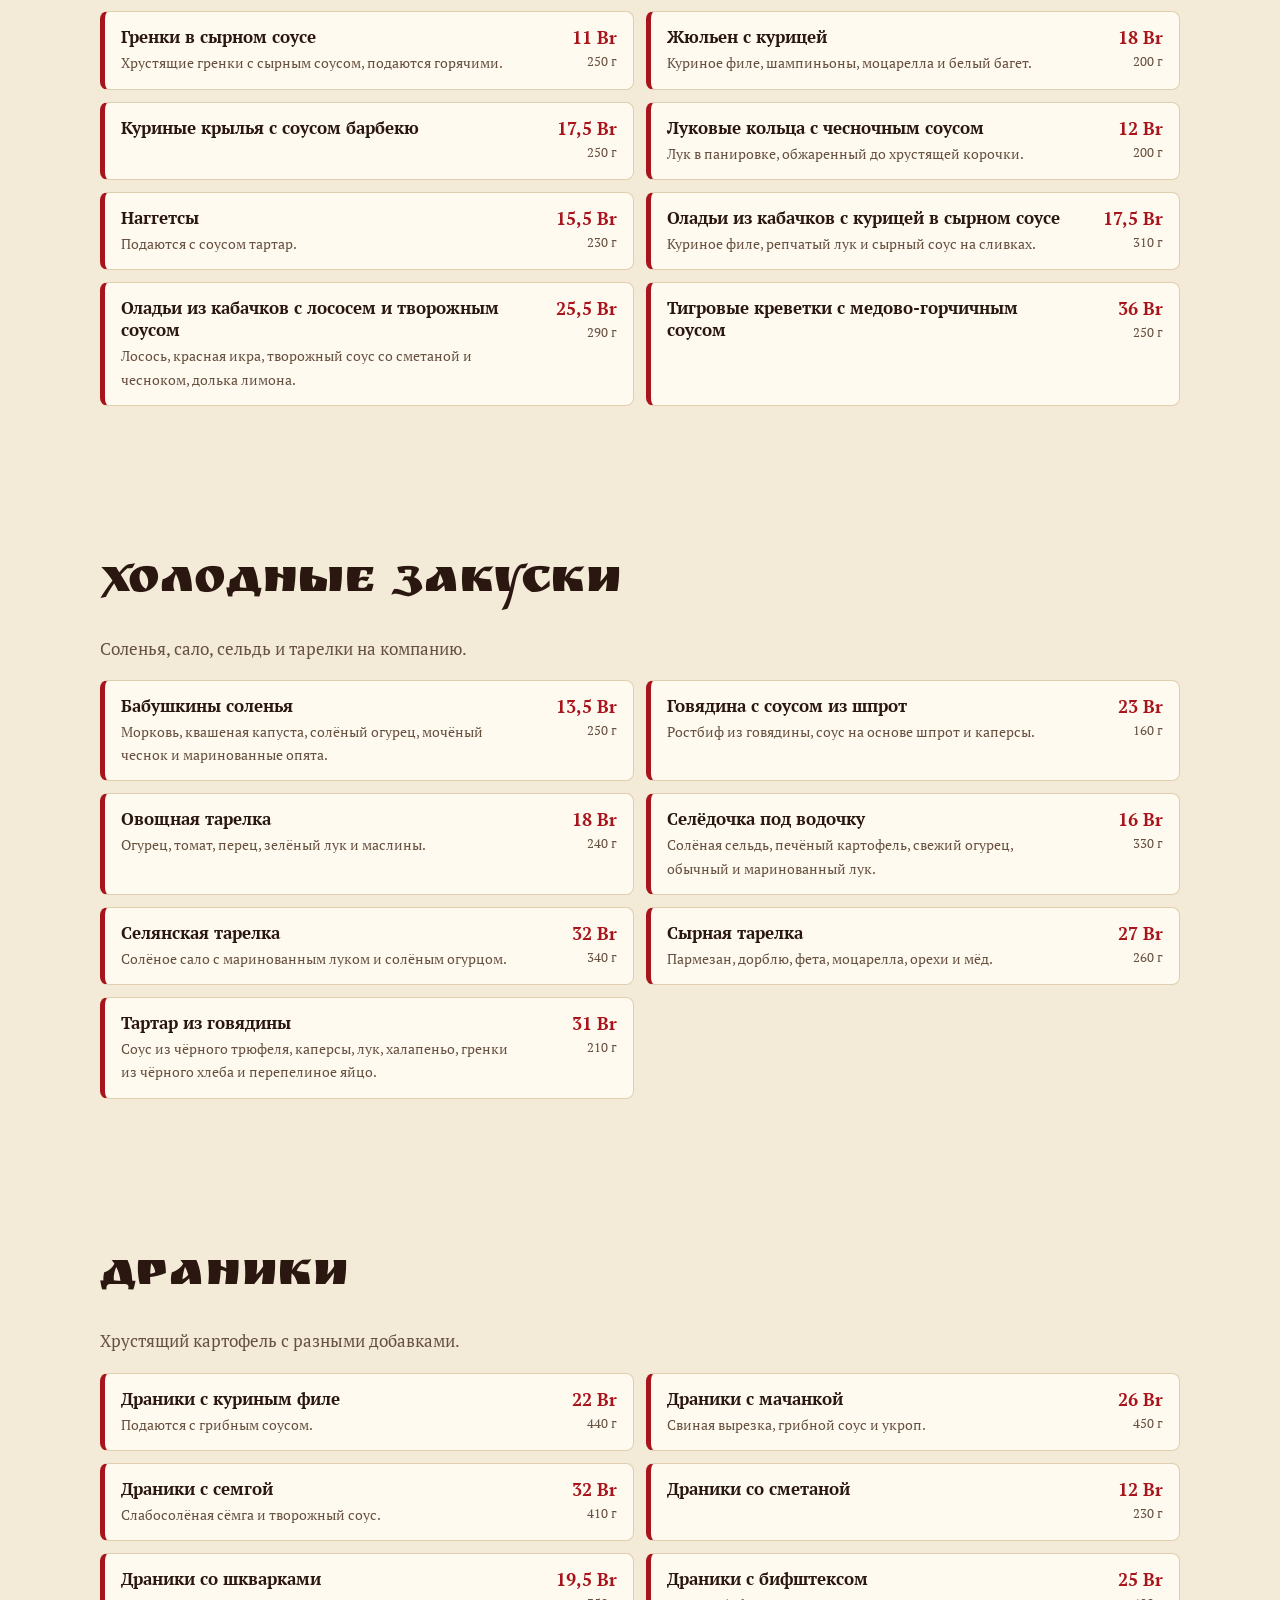
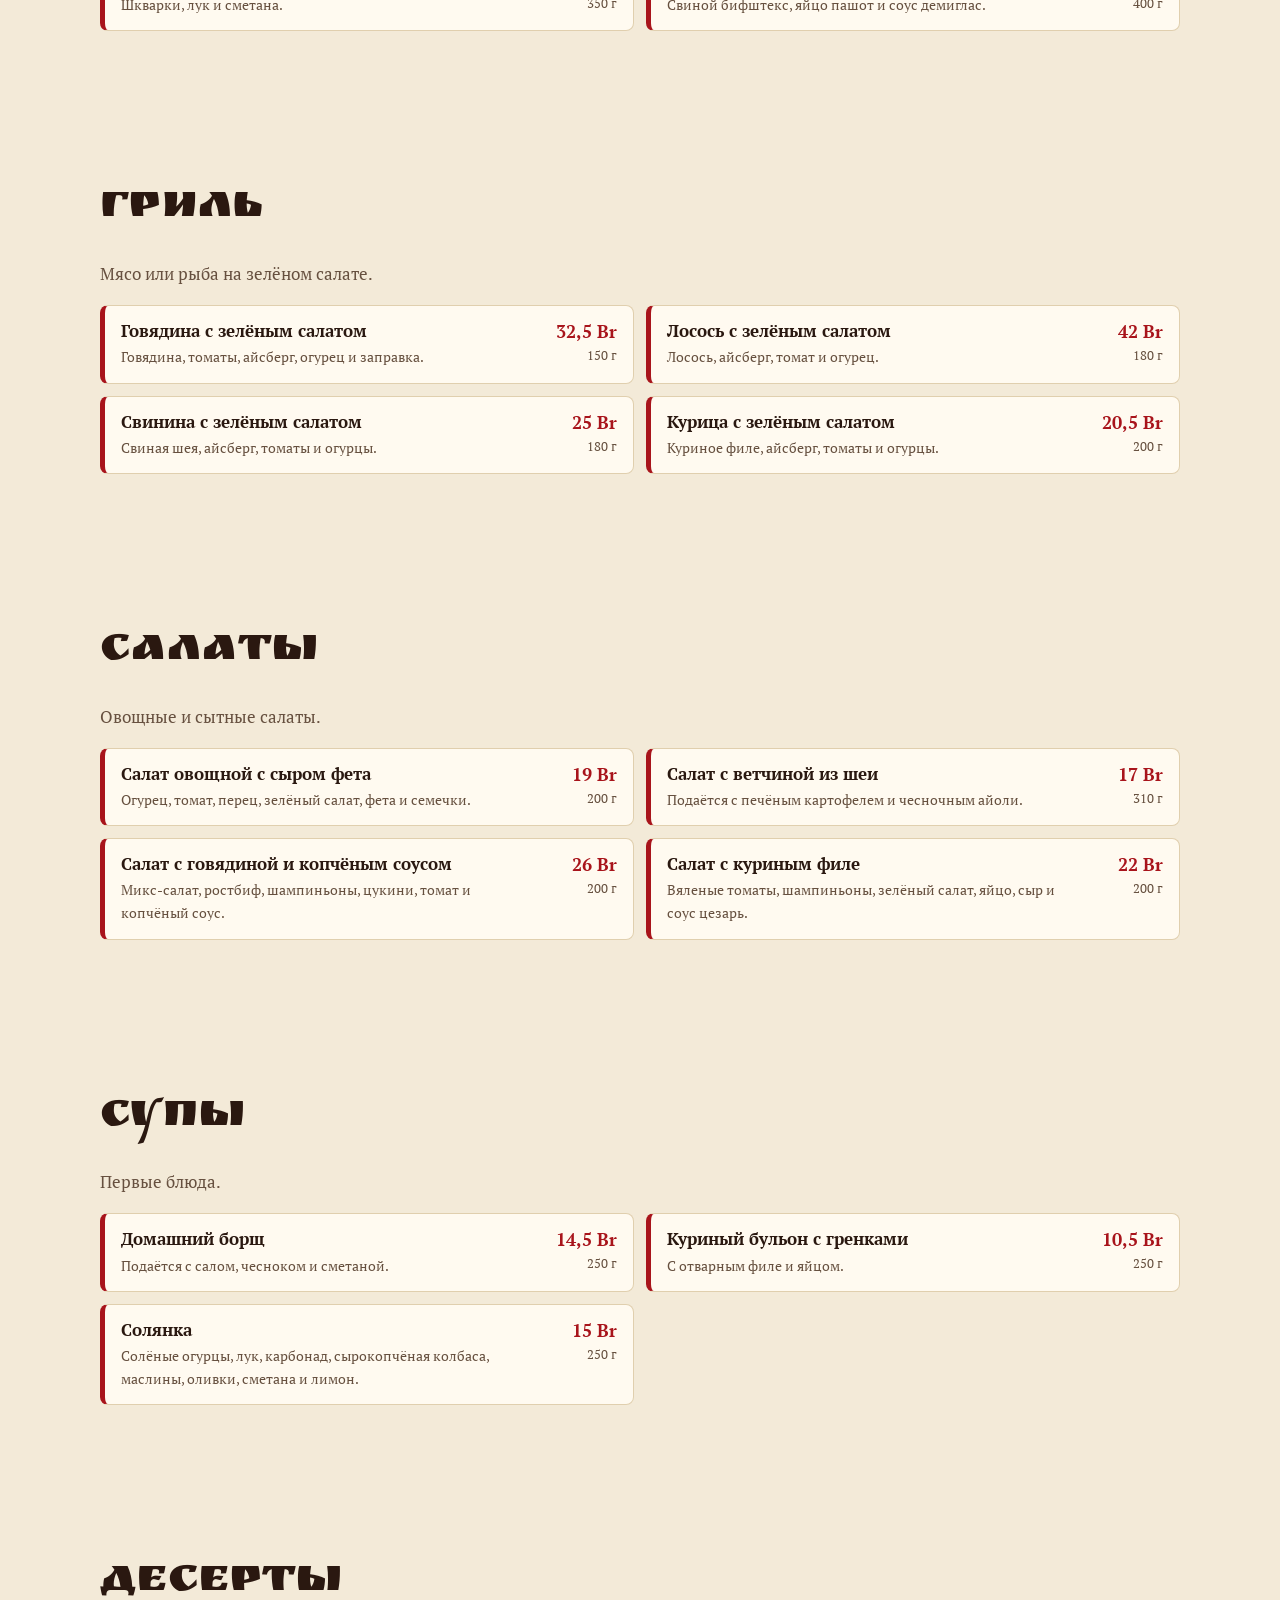
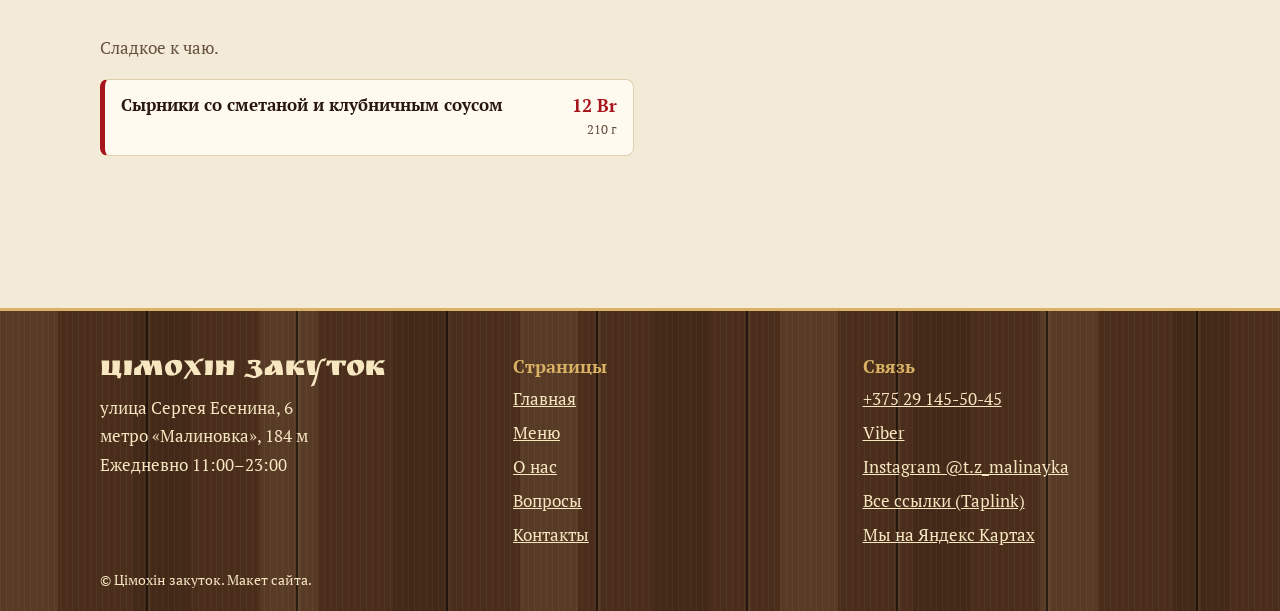
<file: menu.html>
<!DOCTYPE html><html lang="ru"><head><meta charset="utf-8"><meta name="viewport" content="width=device-width,initial-scale=1">
<title>Меню — Цімохін закуток</title><meta name="description" content="Меню кафе Цімохін закуток: горячее, закуски, драники, гриль, салаты, супы, десерты. Фильтр по категориям.">
<script>(function(){var t;try{t=localStorage.getItem('theme')}catch(e){}if(t!=='dark'&&t!=='light')t=matchMedia('(prefers-color-scheme:dark)').matches?'dark':'light';var r=document.documentElement;r.dataset.theme=t;r.classList.add('js')})()</script>
<link rel="icon" href="favicon.ico" sizes="any"><link rel="icon" type="image/png" sizes="32x32" href="favicon-32.png"><link rel="icon" type="image/png" sizes="192x192" href="favicon-192.png"><link rel="apple-touch-icon" href="apple-touch-icon.png">
<link rel="preconnect" href="https://fonts.googleapis.com"><link rel="preconnect" href="https://fonts.gstatic.com" crossorigin>
<link href="https://fonts.googleapis.com/css2?family=PT+Serif:wght@400;700&family=Ruslan+Display&display=swap" rel="stylesheet">
<link rel="stylesheet" href="style.css"><script src="main.js" defer></script></head><body>
<div id="prog" aria-hidden="true"></div>
<header class="top"><div class="wrap bar"><a class="brand" href="index.html" aria-label="Цімохін закуток — на главную"><span><b>Цімохін закуток</b><small><svg class="wh" viewBox="0 0 24 24" width="18" height="18" aria-hidden="true"><path d="M12 22V9M12 9c-3 0-4-2-4-4 3 0 4 2 4 4zM12 9c3 0 4-2 4-4-3 0-4 2-4 4zM12 14c-3 0-4-2-4-4 3 0 4 2 4 4zM12 14c3 0 4-2 4-4-3 0-4 2-4 4zM12 19c-3 0-4-2-4-4 3 0 4 2 4 4zM12 19c3 0 4-2 4-4-3 0-4 2-4 4z" fill="none" stroke="currentColor" stroke-width="1.6" stroke-linecap="round"/></svg> хатняя кухня</small></span></a>
<nav id="nav" aria-label="Основное меню"><ul><li><a href="index.html">Главная</a></li><li><a href="menu.html" aria-current="page">Меню</a></li><li><a href="about.html">О нас</a></li><li><a href="faq.html">Вопросы</a></li><li><a href="contacts.html">Контакты</a></li></ul></nav>
<div class="tools"><button class="ib" id="theme" type="button" aria-label="Переключить тему" aria-pressed="false"><svg viewBox="0 0 24 24" width="20" height="20" aria-hidden="true"><path d="M20 14.5A8 8 0 0 1 9.5 4a8 8 0 1 0 10.5 10.5z" fill="currentColor"/></svg></button>
<button class="ib burger" id="burger" type="button" aria-label="Открыть меню" aria-expanded="false" aria-controls="nav"><svg viewBox="0 0 24 24" width="22" height="22" aria-hidden="true"><path d="M3 6h18M3 12h18M3 18h18" stroke="currentColor" stroke-width="2" stroke-linecap="round"/></svg></button></div></div></header><main id="main">

<section class="pgh"><div class="wrap"><p class="eyebrow">Меню</p><h1>Хатняя кухня</h1><p class="lead">Цены в белорусских рублях (Br), у каждого блюда указан вес.</p>
<div class="chips" role="group" aria-label="Фильтр по категориям"><button class="chip" type="button" data-f="all" aria-pressed="true">Все</button><button class="chip" type="button" data-f="hot" aria-pressed="false">Горячие блюда</button><button class="chip" type="button" data-f="hz" aria-pressed="false">Горячие закуски</button><button class="chip" type="button" data-f="cz" aria-pressed="false">Холодные закуски</button><button class="chip" type="button" data-f="dr" aria-pressed="false">Драники</button><button class="chip" type="button" data-f="gr" aria-pressed="false">Гриль</button><button class="chip" type="button" data-f="sa" aria-pressed="false">Салаты</button><button class="chip" type="button" data-f="su" aria-pressed="false">Супы</button><button class="chip" type="button" data-f="de" aria-pressed="false">Десерты</button></div></div></section>
<section class="menu"><div class="wrap"><section class="mg reveal" data-cat="hot" aria-labelledby="g-hot"><h2 id="g-hot">Горячие блюда</h2><p class="muted">Сытная хатняя кухня: скаблянка, рулька, оссобуко, утиный окорок и шницели.</p><ul class="items"><li class="mi" data-n="Говядина по-строгановски" data-p="290" data-w="300"><div class="l"><span class="nm">Говядина по-строгановски</span><span class="nt">Говяжья грудинка с грибами и луком в томатно-сливочном соусе.</span></div><div class="r"><span class="pr">29 Br</span><span class="wg">300 г</span></div></li><li class="mi" data-n="Оссобуко из индейки" data-p="360" data-w="380"><div class="l"><span class="nm">Оссобуко из индейки</span><span class="nt">Подаётся с печёным картофелем.</span></div><div class="r"><span class="pr">36 Br</span><span class="wg">380 г</span></div></li><li class="mi" data-n="Пол цыплёнка с чесночным картофелем и имбирным соусом" data-p="400" data-w="700"><div class="l"><span class="nm">Пол цыплёнка с чесночным картофелем и имбирным соусом</span><span class="nt">Сочный цыплёнок, чесночный картофель и имбирный соус.</span></div><div class="r"><span class="pr">40 Br</span><span class="wg">700 г</span></div></li><li class="mi" data-n="Рулька свиная в глазури" data-p="600" data-w="1000"><div class="l"><span class="nm">Рулька свиная в глазури</span><span class="nt">Сочная внутри, с карамельной корочкой. С картофельными дольками и маринованными огурцами.</span></div><div class="r"><span class="pr">60 Br</span><span class="wg">1 кг</span></div></li><li class="mi" data-n="Скаблянка с говядиной" data-p="320" data-w="400"><div class="l"><span class="nm">Скаблянка с говядиной</span><span class="nt">Картофель, говядина и лук под сметанным соусом.</span></div><div class="r"><span class="pr">32 Br</span><span class="wg">400 г</span></div></li><li class="mi" data-n="Скаблянка с курицей и цукини" data-p="185" data-w="400"><div class="l"><span class="nm">Скаблянка с курицей и цукини</span><span class="nt">Картофель, курица, лук и цукини под сметанным соусом.</span></div><div class="r"><span class="pr">18,5 Br</span><span class="wg">400 г</span></div></li><li class="mi" data-n="Скаблянка со свининой и грибами" data-p="208" data-w="400"><div class="l"><span class="nm">Скаблянка со свининой и грибами</span><span class="nt">Картофель, свинина, грибы и лук под сметанным соусом.</span></div><div class="r"><span class="pr">20,8 Br</span><span class="wg">400 г</span></div></li><li class="mi" data-n="Томлёные куриные бедрышки в белом вине с овощами" data-p="280" data-w="350"><div class="l"><span class="nm">Томлёные куриные бедрышки в белом вине с овощами</span><span class="nt">Морковь, лук, сельдерей, яблоки и картофельное пюре.</span></div><div class="r"><span class="pr">28 Br</span><span class="wg">350 г</span></div></li><li class="mi" data-n="Утиный окорок с булгуром" data-p="320" data-w="280"><div class="l"><span class="nm">Утиный окорок с булгуром</span><span class="nt">Со сливками и соусом демиглас.</span></div><div class="r"><span class="pr">32 Br</span><span class="wg">280 г</span></div></li><li class="mi" data-n="Филе белой рыбы с овощами под сливочно-грибным соусом" data-p="280" data-w="330"><div class="l"><span class="nm">Филе белой рыбы с овощами под сливочно-грибным соусом</span><span class="nt">Филе судака, цукини, сладкий перец, картофельные дольки, лимон и зелень.</span></div><div class="r"><span class="pr">28 Br</span><span class="wg">330 г</span></div></li><li class="mi" data-n="Чили-рёбра с печёным картофелем" data-p="310" data-w="450"><div class="l"><span class="nm">Чили-рёбра с печёным картофелем</span><span class="nt">Свиные рёбра с острым чили-соусом и соусом хрен.</span></div><div class="r"><span class="pr">31 Br</span><span class="wg">450 г</span></div></li><li class="mi" data-n="Шницель из языка с пюре" data-p="330" data-w="330"><div class="l"><span class="nm">Шницель из языка с пюре</span><span class="nt">Говяжий язык в виде шницеля, бочковые огурцы и хрен.</span></div><div class="r"><span class="pr">33 Br</span><span class="wg">330 г</span></div></li><li class="mi" data-n="Шницель куриный" data-p="250" data-w="350"><div class="l"><span class="nm">Шницель куриный</span><span class="nt">Подаётся с картофелем фри.</span></div><div class="r"><span class="pr">25 Br</span><span class="wg">350 г</span></div></li></ul></section><section class="mg reveal" data-cat="hz" aria-labelledby="g-hz"><h2 id="g-hz">Горячие закуски</h2><p class="muted">Хрустящее и горячее к разговору.</p><ul class="items"><li class="mi" data-n="Гренки в сырном соусе" data-p="110" data-w="250"><div class="l"><span class="nm">Гренки в сырном соусе</span><span class="nt">Хрустящие гренки с сырным соусом, подаются горячими.</span></div><div class="r"><span class="pr">11 Br</span><span class="wg">250 г</span></div></li><li class="mi" data-n="Жюльен с курицей" data-p="180" data-w="200"><div class="l"><span class="nm">Жюльен с курицей</span><span class="nt">Куриное филе, шампиньоны, моцарелла и белый багет.</span></div><div class="r"><span class="pr">18 Br</span><span class="wg">200 г</span></div></li><li class="mi" data-n="Куриные крылья с соусом барбекю" data-p="175" data-w="250"><div class="l"><span class="nm">Куриные крылья с соусом барбекю</span></div><div class="r"><span class="pr">17,5 Br</span><span class="wg">250 г</span></div></li><li class="mi" data-n="Луковые кольца с чесночным соусом" data-p="120" data-w="200"><div class="l"><span class="nm">Луковые кольца с чесночным соусом</span><span class="nt">Лук в панировке, обжаренный до хрустящей корочки.</span></div><div class="r"><span class="pr">12 Br</span><span class="wg">200 г</span></div></li><li class="mi" data-n="Наггетсы" data-p="155" data-w="230"><div class="l"><span class="nm">Наггетсы</span><span class="nt">Подаются с соусом тартар.</span></div><div class="r"><span class="pr">15,5 Br</span><span class="wg">230 г</span></div></li><li class="mi" data-n="Оладьи из кабачков с курицей в сырном соусе" data-p="175" data-w="310"><div class="l"><span class="nm">Оладьи из кабачков с курицей в сырном соусе</span><span class="nt">Куриное филе, репчатый лук и сырный соус на сливках.</span></div><div class="r"><span class="pr">17,5 Br</span><span class="wg">310 г</span></div></li><li class="mi" data-n="Оладьи из кабачков с лососем и творожным соусом" data-p="255" data-w="290"><div class="l"><span class="nm">Оладьи из кабачков с лососем и творожным соусом</span><span class="nt">Лосось, красная икра, творожный соус со сметаной и чесноком, долька лимона.</span></div><div class="r"><span class="pr">25,5 Br</span><span class="wg">290 г</span></div></li><li class="mi" data-n="Тигровые креветки с медово-горчичным соусом" data-p="360" data-w="250"><div class="l"><span class="nm">Тигровые креветки с медово-горчичным соусом</span></div><div class="r"><span class="pr">36 Br</span><span class="wg">250 г</span></div></li></ul></section><section class="mg reveal" data-cat="cz" aria-labelledby="g-cz"><h2 id="g-cz">Холодные закуски</h2><p class="muted">Соленья, сало, сельдь и тарелки на компанию.</p><ul class="items"><li class="mi" data-n="Бабушкины соленья" data-p="135" data-w="250"><div class="l"><span class="nm">Бабушкины соленья</span><span class="nt">Морковь, квашеная капуста, солёный огурец, мочёный чеснок и маринованные опята.</span></div><div class="r"><span class="pr">13,5 Br</span><span class="wg">250 г</span></div></li><li class="mi" data-n="Говядина с соусом из шпрот" data-p="230" data-w="160"><div class="l"><span class="nm">Говядина с соусом из шпрот</span><span class="nt">Ростбиф из говядины, соус на основе шпрот и каперсы.</span></div><div class="r"><span class="pr">23 Br</span><span class="wg">160 г</span></div></li><li class="mi" data-n="Овощная тарелка" data-p="180" data-w="240"><div class="l"><span class="nm">Овощная тарелка</span><span class="nt">Огурец, томат, перец, зелёный лук и маслины.</span></div><div class="r"><span class="pr">18 Br</span><span class="wg">240 г</span></div></li><li class="mi" data-n="Селёдочка под водочку" data-p="160" data-w="330"><div class="l"><span class="nm">Селёдочка под водочку</span><span class="nt">Солёная сельдь, печёный картофель, свежий огурец, обычный и маринованный лук.</span></div><div class="r"><span class="pr">16 Br</span><span class="wg">330 г</span></div></li><li class="mi" data-n="Селянская тарелка" data-p="320" data-w="340"><div class="l"><span class="nm">Селянская тарелка</span><span class="nt">Солёное сало с маринованным луком и солёным огурцом.</span></div><div class="r"><span class="pr">32 Br</span><span class="wg">340 г</span></div></li><li class="mi" data-n="Сырная тарелка" data-p="270" data-w="260"><div class="l"><span class="nm">Сырная тарелка</span><span class="nt">Пармезан, дорблю, фета, моцарелла, орехи и мёд.</span></div><div class="r"><span class="pr">27 Br</span><span class="wg">260 г</span></div></li><li class="mi" data-n="Тартар из говядины" data-p="310" data-w="210"><div class="l"><span class="nm">Тартар из говядины</span><span class="nt">Соус из чёрного трюфеля, каперсы, лук, халапеньо, гренки из чёрного хлеба и перепелиное яйцо.</span></div><div class="r"><span class="pr">31 Br</span><span class="wg">210 г</span></div></li></ul></section><section class="mg reveal" data-cat="dr" aria-labelledby="g-dr"><h2 id="g-dr">Драники</h2><p class="muted">Хрустящий картофель с разными добавками.</p><ul class="items"><li class="mi" data-n="Драники с куриным филе" data-p="220" data-w="440"><div class="l"><span class="nm">Драники с куриным филе</span><span class="nt">Подаются с грибным соусом.</span></div><div class="r"><span class="pr">22 Br</span><span class="wg">440 г</span></div></li><li class="mi" data-n="Драники с мачанкой" data-p="260" data-w="450"><div class="l"><span class="nm">Драники с мачанкой</span><span class="nt">Свиная вырезка, грибной соус и укроп.</span></div><div class="r"><span class="pr">26 Br</span><span class="wg">450 г</span></div></li><li class="mi" data-n="Драники с семгой" data-p="320" data-w="410"><div class="l"><span class="nm">Драники с семгой</span><span class="nt">Слабосолёная сёмга и творожный соус.</span></div><div class="r"><span class="pr">32 Br</span><span class="wg">410 г</span></div></li><li class="mi" data-n="Драники со сметаной" data-p="120" data-w="230"><div class="l"><span class="nm">Драники со сметаной</span></div><div class="r"><span class="pr">12 Br</span><span class="wg">230 г</span></div></li><li class="mi" data-n="Драники со шкварками" data-p="195" data-w="350"><div class="l"><span class="nm">Драники со шкварками</span><span class="nt">Шкварки, лук и сметана.</span></div><div class="r"><span class="pr">19,5 Br</span><span class="wg">350 г</span></div></li><li class="mi" data-n="Драники с бифштексом" data-p="250" data-w="400"><div class="l"><span class="nm">Драники с бифштексом</span><span class="nt">Свиной бифштекс, яйцо пашот и соус демиглас.</span></div><div class="r"><span class="pr">25 Br</span><span class="wg">400 г</span></div></li></ul></section><section class="mg reveal" data-cat="gr" aria-labelledby="g-gr"><h2 id="g-gr">Гриль</h2><p class="muted">Мясо или рыба на зелёном салате.</p><ul class="items"><li class="mi" data-n="Говядина с зелёным салатом" data-p="325" data-w="150"><div class="l"><span class="nm">Говядина с зелёным салатом</span><span class="nt">Говядина, томаты, айсберг, огурец и заправка.</span></div><div class="r"><span class="pr">32,5 Br</span><span class="wg">150 г</span></div></li><li class="mi" data-n="Лосось с зелёным салатом" data-p="420" data-w="180"><div class="l"><span class="nm">Лосось с зелёным салатом</span><span class="nt">Лосось, айсберг, томат и огурец.</span></div><div class="r"><span class="pr">42 Br</span><span class="wg">180 г</span></div></li><li class="mi" data-n="Свинина с зелёным салатом" data-p="250" data-w="180"><div class="l"><span class="nm">Свинина с зелёным салатом</span><span class="nt">Свиная шея, айсберг, томаты и огурцы.</span></div><div class="r"><span class="pr">25 Br</span><span class="wg">180 г</span></div></li><li class="mi" data-n="Курица с зелёным салатом" data-p="205" data-w="200"><div class="l"><span class="nm">Курица с зелёным салатом</span><span class="nt">Куриное филе, айсберг, томаты и огурцы.</span></div><div class="r"><span class="pr">20,5 Br</span><span class="wg">200 г</span></div></li></ul></section><section class="mg reveal" data-cat="sa" aria-labelledby="g-sa"><h2 id="g-sa">Салаты</h2><p class="muted">Овощные и сытные салаты.</p><ul class="items"><li class="mi" data-n="Салат овощной с сыром фета" data-p="190" data-w="200"><div class="l"><span class="nm">Салат овощной с сыром фета</span><span class="nt">Огурец, томат, перец, зелёный салат, фета и семечки.</span></div><div class="r"><span class="pr">19 Br</span><span class="wg">200 г</span></div></li><li class="mi" data-n="Салат с ветчиной из шеи" data-p="170" data-w="310"><div class="l"><span class="nm">Салат с ветчиной из шеи</span><span class="nt">Подаётся с печёным картофелем и чесночным айоли.</span></div><div class="r"><span class="pr">17 Br</span><span class="wg">310 г</span></div></li><li class="mi" data-n="Салат с говядиной и копчёным соусом" data-p="260" data-w="200"><div class="l"><span class="nm">Салат с говядиной и копчёным соусом</span><span class="nt">Микс-салат, ростбиф, шампиньоны, цукини, томат и копчёный соус.</span></div><div class="r"><span class="pr">26 Br</span><span class="wg">200 г</span></div></li><li class="mi" data-n="Салат с куриным филе" data-p="220" data-w="200"><div class="l"><span class="nm">Салат с куриным филе</span><span class="nt">Вяленые томаты, шампиньоны, зелёный салат, яйцо, сыр и соус цезарь.</span></div><div class="r"><span class="pr">22 Br</span><span class="wg">200 г</span></div></li></ul></section><section class="mg reveal" data-cat="su" aria-labelledby="g-su"><h2 id="g-su">Супы</h2><p class="muted">Первые блюда.</p><ul class="items"><li class="mi" data-n="Домашний борщ" data-p="145" data-w="250"><div class="l"><span class="nm">Домашний борщ</span><span class="nt">Подаётся с салом, чесноком и сметаной.</span></div><div class="r"><span class="pr">14,5 Br</span><span class="wg">250 г</span></div></li><li class="mi" data-n="Куриный бульон с гренками" data-p="105" data-w="250"><div class="l"><span class="nm">Куриный бульон с гренками</span><span class="nt">С отварным филе и яйцом.</span></div><div class="r"><span class="pr">10,5 Br</span><span class="wg">250 г</span></div></li><li class="mi" data-n="Солянка" data-p="150" data-w="250"><div class="l"><span class="nm">Солянка</span><span class="nt">Солёные огурцы, лук, карбонад, сырокопчёная колбаса, маслины, оливки, сметана и лимон.</span></div><div class="r"><span class="pr">15 Br</span><span class="wg">250 г</span></div></li></ul></section><section class="mg reveal" data-cat="de" aria-labelledby="g-de"><h2 id="g-de">Десерты</h2><p class="muted">Сладкое к чаю.</p><ul class="items"><li class="mi" data-n="Сырники со сметаной и клубничным соусом" data-p="120" data-w="210"><div class="l"><span class="nm">Сырники со сметаной и клубничным соусом</span></div><div class="r"><span class="pr">12 Br</span><span class="wg">210 г</span></div></li></ul></section></div></section></main><footer><div class="wrap fgrid"><div><p class="fb">Цімохін закуток</p><p>улица Сергея Есенина, 6<br>метро «Малиновка», 184 м<br>Ежедневно 11:00–23:00</p></div>
<div><h3>Страницы</h3><ul class="plain"><li><a href="index.html">Главная</a></li><li><a href="menu.html" aria-current="page">Меню</a></li><li><a href="about.html">О нас</a></li><li><a href="faq.html">Вопросы</a></li><li><a href="contacts.html">Контакты</a></li></ul></div>
<div><h3>Связь</h3><ul class="plain"><li><a href="tel:+375291455045">+375 29 145-50-45</a></li><li><a href="https://viber.click/375291455045" target="_blank" rel="noopener">Viber</a></li><li><a href="https://www.instagram.com/t.z_malinayka" target="_blank" rel="noopener">Instagram @t.z_malinayka</a></li><li><a href="https://taplink.cc/timohin_zakutok_malinovka" target="_blank" rel="noopener">Все ссылки (Taplink)</a></li><li><a href="https://yandex.by/maps/157/minsk/?ll=27.472708%2C53.850915&mode=poi&poi%5Bpoint%5D=27.472078%2C53.849880&poi%5Buri%5D=ymapsbm1%3A%2F%2Forg%3Foid%3D1720013085&z=17.44" target="_blank" rel="noopener">Мы на Яндекс Картах</a></li></ul></div></div><p class="wrap small">© Цімохін закуток. Макет сайта.</p></footer>
<div class="dock"><a class="btn" href="tel:+375291455045" aria-label="Позвонить в Цімохін закуток">Позвонить</a><a class="btn ghost" href="https://viber.click/375291455045" target="_blank" rel="noopener" aria-label="Написать в Viber">Viber</a></div></body></html>
</file>
<file: style.css>
:root{--bg:#f3ead8;--sf:#fffaf0;--tx:#2a1810;--mu:#66503f;--ac:#a8141b;--onac:#fff8ea;--ln:#e0cfae;--alt:#eadcc0;--gold:#d9b265;--wood:#2b1a12;--cream:#f6e7c1;--hf:"Ruslan Display",Georgia,serif;--bf:"PT Serif",Georgia,serif}
[data-theme=dark]{--bg:#1c120c;--sf:#2a1b12;--tx:#f3e6cf;--mu:#cdb89c;--ac:#e8b95a;--onac:#1c120c;--ln:#44301f;--alt:#24170f}
*{box-sizing:border-box}html{scroll-behavior:smooth;scroll-padding-top:84px}
body{margin:0;background:var(--bg);color:var(--tx);font:400 17px/1.65 var(--bf)}
img{max-width:100%;height:auto;display:block}a{color:inherit}:focus-visible{outline:3px solid var(--gold);outline-offset:3px;border-radius:6px}
h1,h2{font-family:var(--hf);font-weight:400;line-height:1.1;margin:0 0 .5em}h3{font:700 1.2rem var(--bf);margin:0 0 .4em}h1{font-size:clamp(2.6rem,7vw,4.6rem)}h2{font-size:clamp(2rem,4.5vw,3rem)}p{margin:0 0 1em}
.wrap{max-width:1120px;margin:auto;padding:0 20px}.narrow{max-width:780px}section{padding:56px 0}.alt{background:var(--alt)}.small{font-size:.85rem}.muted{color:var(--mu)}
.eyebrow{font-size:.78rem;letter-spacing:.14em;text-transform:uppercase;color:var(--mu);font-weight:700;margin-bottom:.8em}.lead{font-size:1.2rem;max-width:34em}
.btn{display:inline-block;padding:.75em 1.5em;border-radius:6px;background:var(--ac);color:var(--onac);text-decoration:none;font:700 1rem var(--bf);border:2px solid var(--ac);cursor:pointer}
.btn.ghost{background:transparent;color:var(--ac)}.btns{display:flex;gap:12px;flex-wrap:wrap;margin-top:1.3em}
.top,.hero,.info,footer,.pgh,.cta{--tx:var(--cream);--mu:#d6c39b;--ac:var(--gold);--onac:#2b1a12;--ln:#5a3f2a;color:var(--cream);background:repeating-linear-gradient(90deg,transparent 0 146px,rgba(0,0,0,.5) 146px 148px,rgba(255,220,170,.07) 148px 150px) 0 0/150px 100%,repeating-linear-gradient(90deg,rgba(255,215,160,.08) 0 58px,transparent 58px 133px,rgba(0,0,0,.1) 133px 190px,transparent 190px 260px),repeating-linear-gradient(90deg,rgba(255,255,255,.04) 0 1px,transparent 1px 6px),#4a2e1b}
.top{position:sticky;top:0;z-index:20;border-bottom:3px solid var(--gold)}.bar{display:flex;align-items:center;justify-content:space-between;gap:16px;height:70px}
.brand{text-decoration:none}.brand span{display:flex;flex-direction:column;line-height:1}.brand b{font:400 1.7rem var(--hf);color:var(--cream)}.brand small{font-size:.68rem;letter-spacing:.14em;text-transform:uppercase;color:var(--gold);margin-top:3px;display:flex;gap:6px;align-items:center}
nav ul,.plain{display:flex;gap:4px;list-style:none;margin:0;padding:0}nav a{display:block;padding:.4em .9em;border-radius:6px;text-decoration:none;font-weight:700;font-size:.95rem}nav a:hover,nav a[aria-current]{background:var(--gold);color:#2b1a12}
.tools{display:flex;gap:8px}.ib{width:42px;height:42px;border-radius:50%;border:1.5px solid var(--gold);background:transparent;color:var(--cream);cursor:pointer;display:grid;place-items:center;font:700 1.3rem var(--bf)}.burger{display:none}
#prog{position:fixed;top:0;left:0;height:3px;width:100%;background:var(--ac);transform:scaleX(0);transform-origin:0 0;z-index:50}
.hero{padding:44px 0 56px}.sign{margin-bottom:28px;text-align:center}.rib{background:var(--cream);border:4px solid var(--gold);border-radius:60px 60px 60px 60px/40px;padding:10px 28px;box-shadow:0 0 0 6px #2b1a12,0 0 0 8px var(--gold);color:#2b1a12}
.rib h1{margin:0;display:flex;align-items:center;justify-content:center;gap:16px;font-size:clamp(1.9rem,6vw,4.2rem);flex-wrap:wrap;color:#2b1a12}.med{width:clamp(56px,10vw,96px);height:auto;border-radius:50%;border:3px solid #2b1a12}
.tab{display:inline-flex;gap:10px;align-items:center;background:#4a2f1d;border:2px solid var(--gold);border-radius:0 0 14px 14px;padding:6px 26px;text-transform:uppercase;letter-spacing:.16em;font-weight:700;font-size:.9rem;margin-top:12px}
.hgrid{display:grid;grid-template-columns:1.2fr .8fr;gap:36px;align-items:center}.fimg{border-radius:10px;border:5px solid var(--gold);box-shadow:0 12px 28px rgba(0,0,0,.35);width:100%;max-height:540px;object-fit:cover}
.info{padding:0;border-top:3px solid var(--gold);border-bottom:3px solid var(--gold)}.igrid{display:grid;grid-template-columns:repeat(3,1fr)}.igrid>div{padding:22px 24px;display:flex;flex-direction:column;border-right:1px solid var(--ln)}.igrid>div:last-child{border:0}
.igrid span{font-size:.75rem;letter-spacing:.14em;text-transform:uppercase;font-weight:700;color:var(--gold)}.igrid b,.igrid a{font:700 1.2rem/1.3 var(--bf);text-decoration:none}.igrid small{font-size:.85rem;opacity:.9}
.fcs{display:grid;grid-template-columns:repeat(4,1fr);gap:16px;margin-top:24px}.fc{display:flex;flex-direction:column;gap:4px;background:var(--sf);border:2px solid var(--ln);border-top:6px solid var(--ac);border-radius:8px;padding:18px;text-decoration:none;min-height:150px}.ft{font:400 1.45rem/1.15 var(--hf);flex:1}.fc b{font-size:1.3rem;color:var(--ac)}.fc small{color:var(--mu)}
.split{display:grid;grid-template-columns:1fr 1fr;gap:48px;align-items:center}.split.rev>:first-child{order:2}
.gal{display:grid;grid-template-columns:repeat(3,1fr);gap:14px;margin-top:20px}.gal img{border-radius:8px;border:4px solid var(--sf);width:100%;aspect-ratio:3/2;object-fit:cover}
.cards3{display:grid;grid-template-columns:repeat(3,1fr);gap:16px;margin-top:20px}.cards{display:grid;gap:14px}.card{background:var(--sf);border:2px solid var(--ln);border-radius:10px;padding:20px 24px}.card p{margin:0}.card a{font-weight:700}
.cta{text-align:center}.cta .lead{margin-inline:auto}.cta .btns{justify-content:center}.pgh{padding:48px 0 28px;border-bottom:3px solid var(--gold)}.chips{display:flex;flex-wrap:wrap;gap:10px;margin-top:22px}
.chip{padding:.45em 1em;border-radius:6px;border:1.5px solid var(--gold);background:transparent;color:var(--cream);font:700 .95rem var(--bf);cursor:pointer}.chip[aria-pressed=true]{background:var(--gold);color:#2b1a12}
.menu{padding-top:36px}.mg{margin-bottom:40px}[hidden]{display:none!important}.items{list-style:none;margin:16px 0 0;padding:0;display:grid;grid-template-columns:1fr 1fr;gap:12px}
.mi{display:flex;justify-content:space-between;gap:14px;background:var(--sf);border:1.5px solid var(--ln);border-left:5px solid var(--ac);border-radius:8px;padding:14px 16px}.l{flex:1}.nm{display:block;font-weight:700;line-height:1.3}.nt{display:block;font-size:.88rem;color:var(--mu);margin-top:3px}
.r{display:flex;flex-direction:column;align-items:flex-end;gap:2px;min-width:78px}.pr{font:700 1.1rem var(--bf);color:var(--ac);white-space:nowrap}.wg{font-size:.82rem;color:var(--mu)}
details{background:var(--sf);border:2px solid var(--ln);border-radius:10px;margin-bottom:12px;padding:4px 20px}summary{cursor:pointer;font-weight:700;padding:14px 0;list-style:none;display:flex;justify-content:space-between;gap:12px}summary::after{content:"+";font-size:1.4rem;line-height:1;color:var(--ac)}details[open] summary::after{content:"−"}details p{color:var(--mu)}
.cgrid{display:grid;grid-template-columns:.8fr 1.2fr;gap:36px;align-items:start}.map{width:100%;height:420px;border:0;border-radius:10px;margin-bottom:16px;background:var(--ln)}
footer{padding:44px 0 20px;border-top:3px solid var(--gold)}.fgrid{display:grid;grid-template-columns:1.2fr 1fr 1fr;gap:32px;margin-bottom:20px}footer h3{font-size:1.1rem;color:var(--gold)}.plain{flex-direction:column;gap:6px}.fb{font:400 1.8rem var(--hf);margin:0 0 .3em}.dock{display:none}
.fwrap{position:relative}.board{position:absolute;top:-34px;left:-14px;z-index:5;width:180px;padding-top:46px;transform-origin:50% 0}
.chain{position:absolute;top:0;width:3px;height:56px;background:repeating-linear-gradient(180deg,#d9b265 0 6px,#8a6a2c 6px 9px)}.chain.l{left:28px;transform:rotate(7deg)}.chain.r{right:28px;transform:rotate(-7deg)}
.flip{display:block;width:100%;height:124px;padding:0;border:0;background:none;cursor:pointer;perspective:700px;color:#f6e7c1;font:inherit}
.in{position:relative;display:block;width:100%;height:100%;transform-style:preserve-3d;transition:transform .7s}.board.flipped .in{transform:rotateY(180deg)}
.face{position:absolute;inset:0;display:flex;flex-direction:column;align-items:center;justify-content:center;gap:3px;padding:8px;backface-visibility:hidden;-webkit-backface-visibility:hidden;border:3px solid #2b1a12;border-radius:10px;background:repeating-linear-gradient(0deg,#6a4123 0 22px,#58361b 22px 24px);box-shadow:0 10px 22px rgba(0,0,0,.45),inset 0 0 0 2px rgba(217,178,101,.55)}
.face small{font-size:.68rem;letter-spacing:.16em;text-transform:uppercase;color:#d9b265;font-weight:700}.face b{font:400 1.9rem/1 var(--hf);color:#fff3cf}.face span{font-size:.82rem;line-height:1.25;text-align:center}.back{transform:rotateY(180deg)}
.board.shut .front b{color:#e7c9a0}.swing{animation:sw 2.6s ease-in-out 3}@keyframes sw{0%,100%{transform:rotate(0)}25%{transform:rotate(6deg)}75%{transform:rotate(-6deg)}}
@media(max-width:860px){.board{left:-6px;width:166px}}
.js .reveal{opacity:0;transform:translateY(22px);transition:opacity .7s,transform .7s}.js .reveal.in{opacity:1;transform:none}
@media(max-width:900px){.fcs{grid-template-columns:1fr 1fr}.items{grid-template-columns:1fr}.cards3,.gal{grid-template-columns:1fr}}
@media(max-width:860px){.burger{display:grid}nav{position:absolute;left:0;right:0;top:70px;background:var(--wood);display:none;padding:12px 20px;border-bottom:3px solid var(--gold)}nav.open{display:block}nav ul{flex-direction:column}
.hgrid,.split,.cgrid,.fgrid{grid-template-columns:1fr}.split.rev>:first-child{order:0}.igrid{grid-template-columns:1fr}.igrid>div{border-right:0;border-bottom:1px solid var(--ln)}section{padding:44px 0}.fimg{max-height:420px}}
@media(max-width:520px){.fcs{grid-template-columns:1fr}.rib{padding:8px 16px}}
@media(max-width:760px){body{padding-bottom:84px}.dock{display:grid;grid-template-columns:1fr 1fr;gap:10px;position:fixed;left:0;right:0;bottom:0;z-index:30;padding:10px 14px calc(10px + env(safe-area-inset-bottom));background:var(--wood);border-top:3px solid var(--gold)}.dock .btn{text-align:center}.dock .ghost{color:var(--gold)}}
@media(prefers-reduced-motion:reduce){.swing{animation:none}.in{transition:none}html{scroll-behavior:auto}.js .reveal{opacity:1!important;transform:none!important;transition:none!important}#prog{display:none}}
</file>
